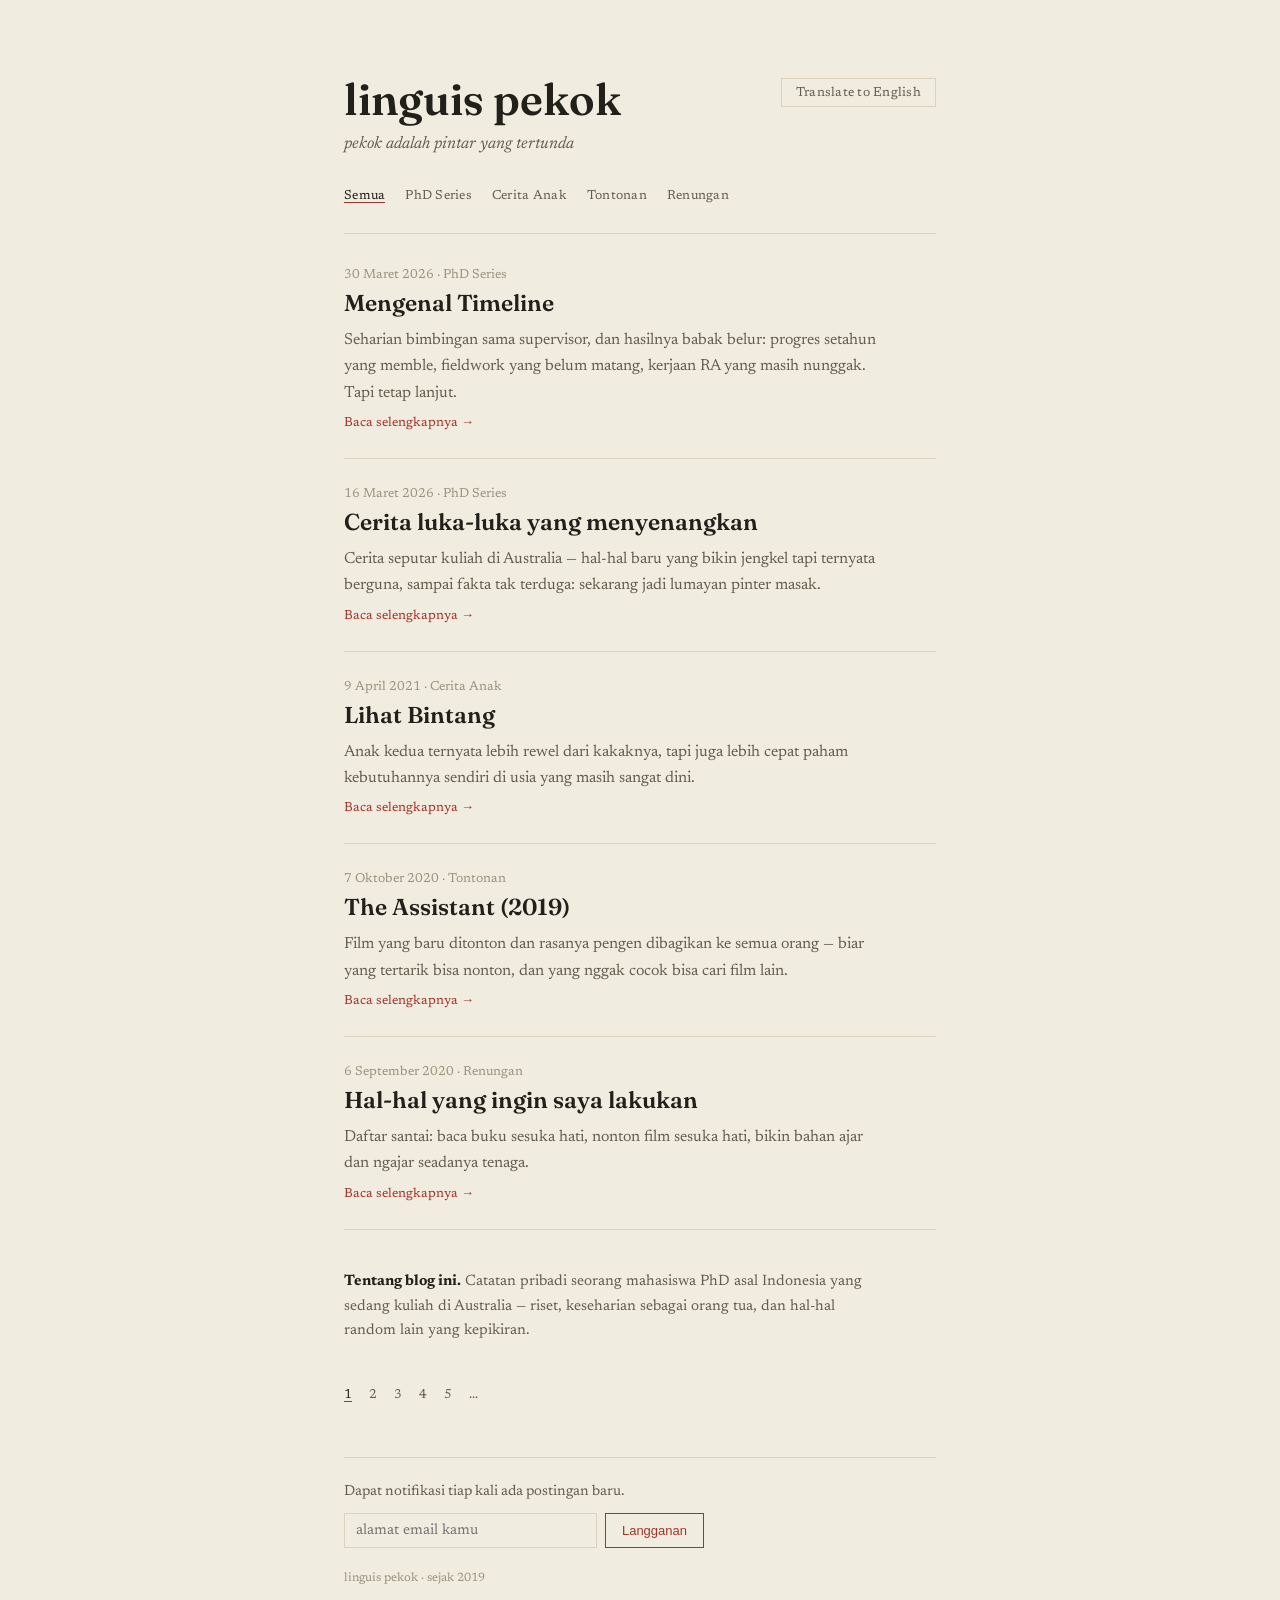
<file: index.html>
<!DOCTYPE html>
<html lang="id">
<head>
<meta charset="UTF-8">
<meta name="viewport" content="width=device-width, initial-scale=1.0">
<title>linguis pekok — pekok adalah pintar yang tertunda</title>
<link rel="icon" type="image/svg+xml" href="data:image/svg+xml,%3Csvg xmlns='http://www.w3.org/2000/svg' viewBox='0 0 64 64'%3E%3Crect width='64' height='64' fill='%23F1ECE0'/%3E%3Ctext x='32' y='42' font-family='Georgia, serif' font-size='34' font-weight='600' text-anchor='middle' fill='%2322201B'%3Elp%3C/text%3E%3Cpath d='M14 49 Q32 58 50 49' stroke='%23A4342A' stroke-width='3' fill='none' stroke-linecap='round'/%3E%3C/svg%3E">
<link rel="preconnect" href="https://fonts.googleapis.com">
<link rel="preconnect" href="https://fonts.gstatic.com" crossorigin>
<link href="https://fonts.googleapis.com/css2?family=Fraunces:ital,wght@0,500;0,600;1,500&family=Newsreader:ital,wght@0,400;0,500;1,400&display=swap" rel="stylesheet">
<link rel="stylesheet" href="style.css">
</head>
<body>
<div class="wrap">

  <header>
    <div>
      <h1 class="title">linguis pekok</h1>
      <p class="tagline" data-id="pekok adalah pintar yang tertunda" data-en="a fool is just genius, delayed">pekok adalah pintar yang tertunda</p>
    </div>
    <button id="lang-toggle" type="button" onclick="toggleLang()">EN ⇄ ID</button>
  </header>

  <nav>
    <a class="active" href="#" data-id="Semua" data-en="All">Semua</a>
    <a href="https://devplayfull.github.io/linguis-pekok/pg_phd/" data-id="PhD Series" data-en="PhD Series">PhD Series</a>
    <a href="https://devplayfull.github.io/linguis-pekok/pg_Parenting/" data-id="Cerita Anak" data-en="Parenting">Cerita Anak</a>
    <a href="#" data-id="Tontonan" data-en="Watching">Tontonan</a>
    <a href="#" data-id="Renungan" data-en="Reflections">Renungan</a>
  </nav>
  <hr>

  <div class="post">
    <span class="date" data-id="30 Maret 2026 · PhD Series" data-en="30 March 2026 · PhD Series">30 Maret 2026 · PhD Series</span>
    <h2 class="post-title"><a href="https://linguispekok.com/2026/03/30/phd-series-mengenal-timeline/" data-id="Mengenal Timeline" data-en="Getting to know the timeline">Mengenal Timeline</a></h2>
    <p class="excerpt" data-id="Seharian bimbingan sama supervisor, dan hasilnya babak belur: progres setahun yang memble, fieldwork yang belum matang, kerjaan RA yang masih nunggak. Tapi tetap lanjut." data-en="A full day of supervision meetings left me pretty beaten up: a weak year of progress, unready fieldwork, and unfinished RA work piling up. Still pushing on though.">Seharian bimbingan sama supervisor, dan hasilnya babak belur: progres setahun yang memble, fieldwork yang belum matang, kerjaan RA yang masih nunggak. Tapi tetap lanjut.</p>
    <a class="continue" href="https://devplayfull.github.io/linguis-pekok/30_March_2026/" data-id="Baca selengkapnya →" data-en="Read more →">Baca selengkapnya →</a>
  </div>

  <div class="post">
    <span class="date" data-id="16 Maret 2026 · PhD Series" data-en="16 March 2026 · PhD Series">16 Maret 2026 · PhD Series</span>
    <h2 class="post-title"><a href="https://linguispekok.com/2026/03/16/ph-d-series-cerita-luka-luka-yang-menyenangkan/" data-id="Cerita luka-luka yang menyenangkan" data-en="Stories of nice little wounds">Cerita luka-luka yang menyenangkan</a></h2>
    <p class="excerpt" data-id="Cerita seputar kuliah di Australia — hal-hal baru yang bikin jengkel tapi ternyata berguna, sampai fakta tak terduga: sekarang jadi lumayan pinter masak." data-en="Stories from studying in Australia — new things that were annoying at first but turned out useful, plus an unexpected upside: I've actually become a decent cook.">Cerita seputar kuliah di Australia — hal-hal baru yang bikin jengkel tapi ternyata berguna, sampai fakta tak terduga: sekarang jadi lumayan pinter masak.</p>
    <a class="continue" href="https://devplayfull.github.io/linguis-pekok/16_March_2026/" data-id="Baca selengkapnya →" data-en="Read more →">Baca selengkapnya →</a>
  </div>

  <div class="post">
    <span class="date" data-id="9 April 2021 · Cerita Anak" data-en="9 April 2021 · Parenting">9 April 2021 · Cerita Anak</span>
    <h2 class="post-title"><a href="https://linguispekok.com/2021/04/09/lihat-bintang/" data-id="Lihat Bintang" data-en="Looking at the stars">Lihat Bintang</a></h2>
    <p class="excerpt" data-id="Anak kedua ternyata lebih rewel dari kakaknya, tapi juga lebih cepat paham kebutuhannya sendiri di usia yang masih sangat dini." data-en="My second child turned out fussier than the first, but also picked up on his own needs much earlier in life.">Anak kedua ternyata lebih rewel dari kakaknya, tapi juga lebih cepat paham kebutuhannya sendiri di usia yang masih sangat dini.</p>
    <a class="continue" href="https://linguispekok.com/2021/04/09/lihat-bintang/" data-id="Baca selengkapnya →" data-en="Read more →">Baca selengkapnya →</a>
  </div>

  <div class="post">
    <span class="date" data-id="7 Oktober 2020 · Tontonan" data-en="7 October 2020 · Watching">7 Oktober 2020 · Tontonan</span>
    <h2 class="post-title"><a href="https://linguispekok.com/2020/10/07/the-assistant-2019/" data-id="The Assistant (2019)" data-en="The Assistant (2019)">The Assistant (2019)</a></h2>
    <p class="excerpt" data-id="Film yang baru ditonton dan rasanya pengen dibagikan ke semua orang — biar yang tertarik bisa nonton, dan yang nggak cocok bisa cari film lain." data-en="A film I just watched and really wanted to share — so anyone interested can check it out, and anyone who won't like it can skip straight to something else.">Film yang baru ditonton dan rasanya pengen dibagikan ke semua orang — biar yang tertarik bisa nonton, dan yang nggak cocok bisa cari film lain.</p>
    <a class="continue" href="https://linguispekok.com/2020/10/07/the-assistant-2019/" data-id="Baca selengkapnya →" data-en="Read more →">Baca selengkapnya →</a>
  </div>

  <div class="post">
    <span class="date" data-id="6 September 2020 · Renungan" data-en="6 September 2020 · Reflections">6 September 2020 · Renungan</span>
    <h2 class="post-title"><a href="https://linguispekok.com/2020/09/06/hal2-yg-ingin-saya-lakukan/" data-id="Hal-hal yang ingin saya lakukan" data-en="Things I want to do">Hal-hal yang ingin saya lakukan</a></h2>
    <p class="excerpt" data-id="Daftar santai: baca buku sesuka hati, nonton film sesuka hati, bikin bahan ajar dan ngajar seadanya tenaga." data-en="A relaxed list: read whatever books I feel like, watch whatever films I feel like, prep teaching materials and teach with whatever energy I've got left.">Daftar santai: baca buku sesuka hati, nonton film sesuka hati, bikin bahan ajar dan ngajar seadanya tenaga.</p>
    <a class="continue" href="https://linguispekok.com/2020/09/06/hal2-yg-ingin-saya-lakukan/" data-id="Baca selengkapnya →" data-en="Read more →">Baca selengkapnya →</a>
  </div>

  <div class="about">
    <p><strong data-id="Tentang blog ini." data-en="About this blog.">Tentang blog ini.</strong> <span data-id="Catatan pribadi seorang mahasiswa PhD asal Indonesia yang sedang kuliah di Australia — riset, keseharian sebagai orang tua, dan hal-hal random lain yang kepikiran." data-en="Personal notes from an Indonesian PhD student studying in Australia — research life, day-to-day parenting, and whatever else comes to mind.">Catatan pribadi seorang mahasiswa PhD asal Indonesia yang sedang kuliah di Australia — riset, keseharian sebagai orang tua, dan hal-hal random lain yang kepikiran.</span></p>
  </div>

  <div class="pagination">
    <a class="current" href="https://devplayfull.github.io/linguis-pekok/">1</a>
    <a href="https://devplayfull.github.io/linguis-pekok/pg_cs/">2</a>
    <a href="https://devplayfull.github.io/linguis-pekok/pg_cs/">3</a>
    <a href="https://devplayfull.github.io/linguis-pekok/pg_cs/">4</a>
    <a href="https://devplayfull.github.io/linguis-pekok/pg_cs/">5</a>
    <a href="https://devplayfull.github.io/linguis-pekok/pg_cs/">...</a>
  </div>

  <footer>
    <p data-id="Dapat notifikasi tiap kali ada postingan baru." data-en="Get notified whenever there's a new post.">Dapat notifikasi tiap kali ada postingan baru.</p>
    <div class="subscribe-row">
      <input type="email" data-id-placeholder="alamat email kamu" data-en-placeholder="your email address" placeholder="alamat email kamu">
      <button type="button" data-id="Langganan" data-en="Subscribe">Langganan</button>
    </div>
    <p class="foot-note" data-id="linguis pekok · sejak 2019" data-en="linguis pekok · since 2019">linguis pekok · sejak 2019</p>
  </footer>

</div>

<script src="script.js"></script>

</body>
</html>
</file>
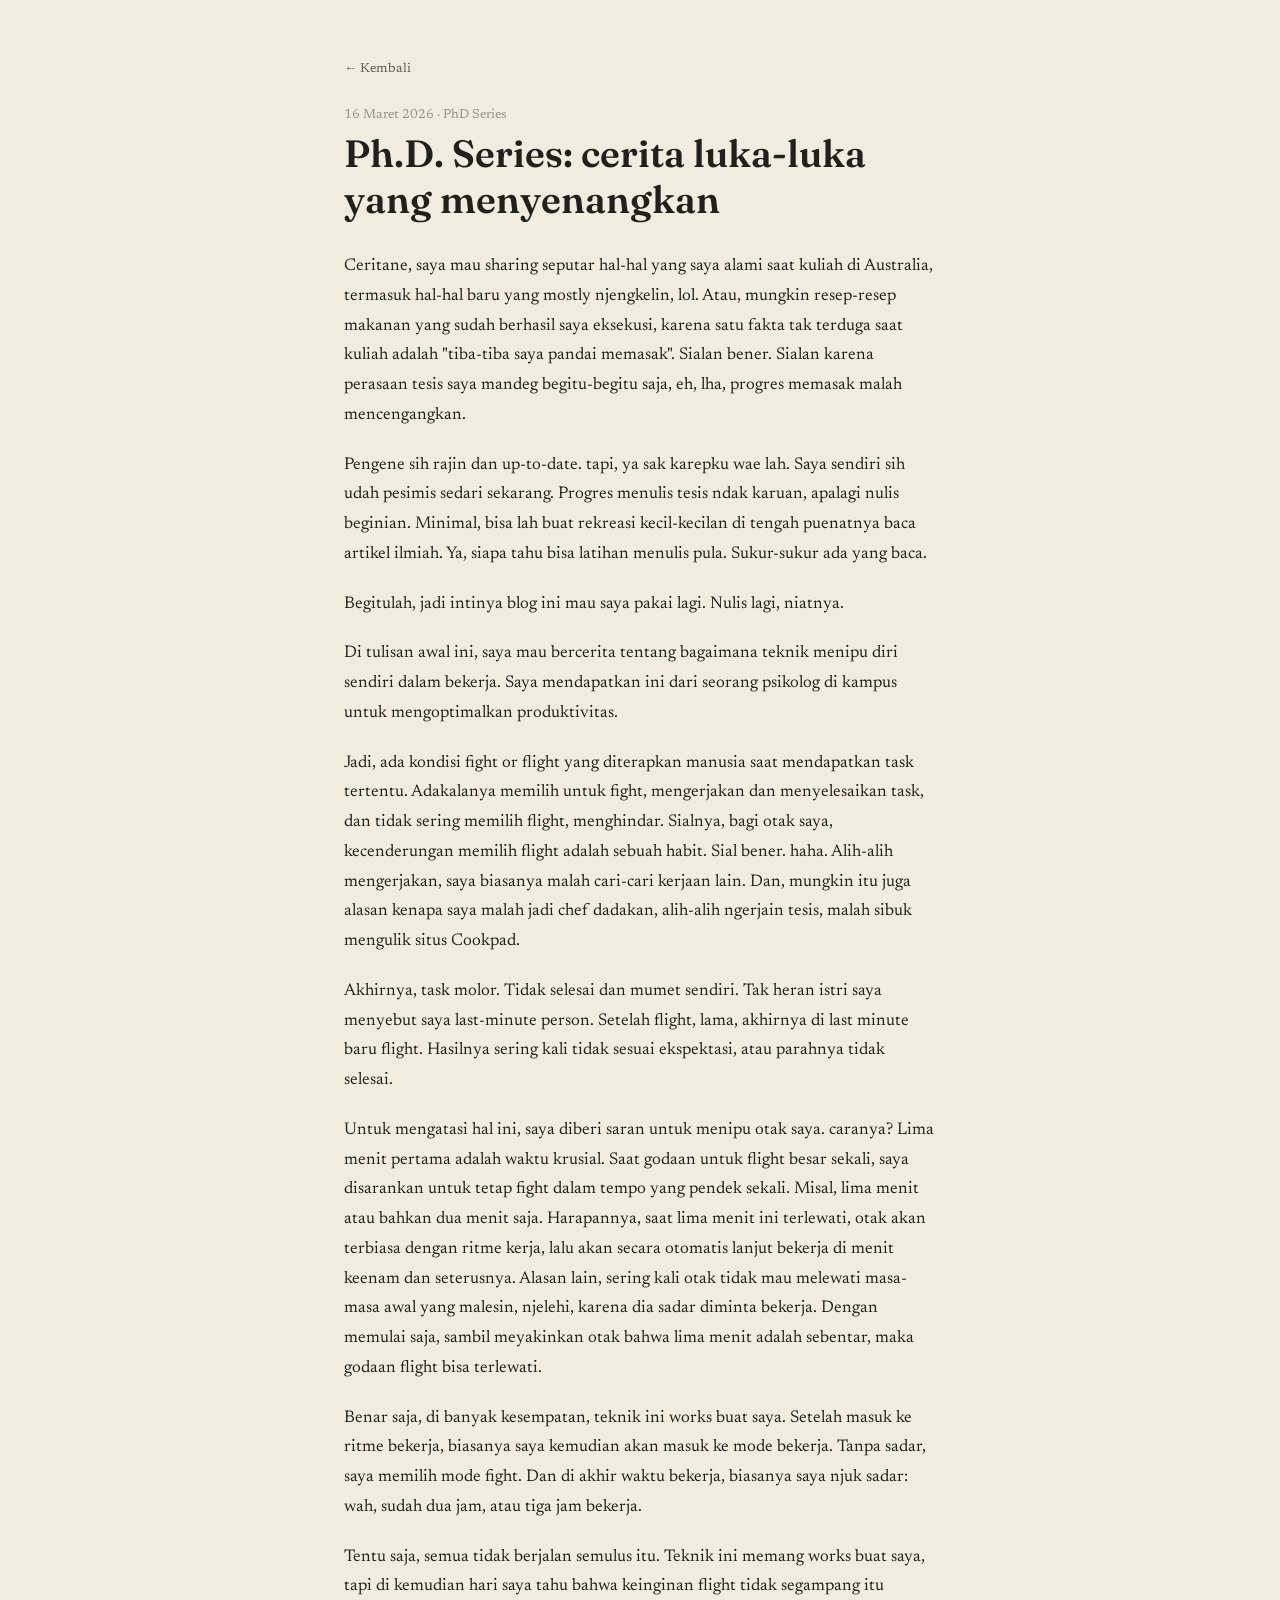
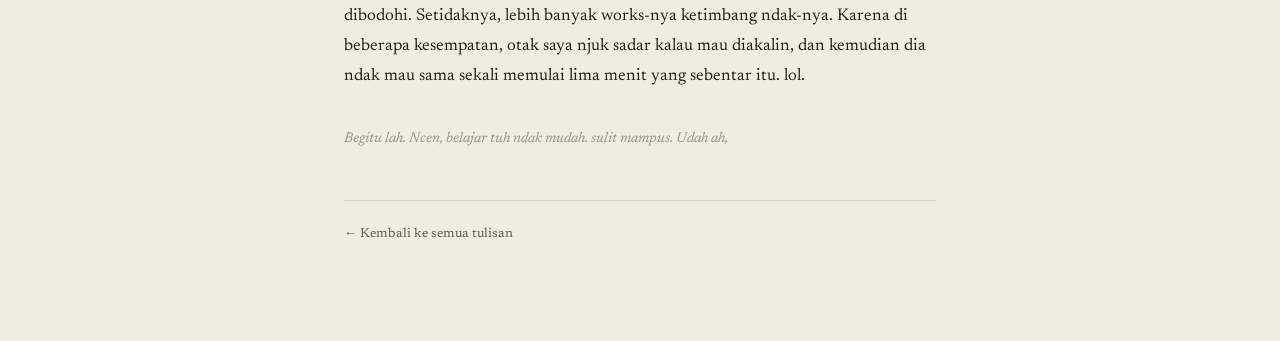
<file: 16_March_2026/index.html>
<!DOCTYPE html>
<html lang="id">
<head>
<meta charset="UTF-8">
<meta name="viewport" content="width=device-width, initial-scale=1.0">
<title>Ph.D. Series: cerita luka-luka yang menyenangkan — linguis pekok</title>
<link rel="icon" type="image/svg+xml" href="data:image/svg+xml,%3Csvg xmlns='http://www.w3.org/2000/svg' viewBox='0 0 64 64'%3E%3Crect width='64' height='64' fill='%23F1ECE0'/%3E%3Ctext x='32' y='42' font-family='Georgia, serif' font-size='34' font-weight='600' text-anchor='middle' fill='%2322201B'%3Elp%3C/text%3E%3Cpath d='M14 49 Q32 58 50 49' stroke='%23A4342A' stroke-width='3' fill='none' stroke-linecap='round'/%3E%3C/svg%3E">
<link rel="preconnect" href="https://fonts.googleapis.com">
<link rel="preconnect" href="https://fonts.gstatic.com" crossorigin>
<link href="https://fonts.googleapis.com/css2?family=Fraunces:ital,wght@0,500;0,600;1,500&family=Newsreader:ital,wght@0,400;0,500;1,400&display=swap" rel="stylesheet">
<link rel="stylesheet" href="post.css">
</head>
<body>
<div class="wrap">

  <a class="back" href="https://devplayfull.github.io/linguis-pekok/">← Kembali</a>

  <article>
    <span class="date">16 Maret 2026 · PhD Series</span>
    <h1 class="title">Ph.D. Series: cerita luka-luka yang menyenangkan</h1>

    <p>Ceritane, saya mau sharing seputar hal-hal yang saya alami saat kuliah di Australia, termasuk hal-hal baru yang mostly njengkelin, lol. Atau, mungkin resep-resep makanan yang sudah berhasil saya eksekusi, karena satu fakta tak terduga saat kuliah adalah "tiba-tiba saya pandai memasak". Sialan bener. Sialan karena perasaan tesis saya mandeg begitu-begitu saja, eh, lha, progres memasak malah mencengangkan.</p>

    <p>Pengene sih rajin dan up-to-date. tapi, ya sak karepku wae lah. Saya sendiri sih udah pesimis sedari sekarang. Progres menulis tesis ndak karuan, apalagi nulis beginian. Minimal, bisa lah buat rekreasi kecil-kecilan di tengah puenatnya baca artikel ilmiah. Ya, siapa tahu bisa latihan menulis pula. Sukur-sukur ada yang baca.</p>

    <p>Begitulah, jadi intinya blog ini mau saya pakai lagi. Nulis lagi, niatnya.</p>

    <p>Di tulisan awal ini, saya mau bercerita tentang bagaimana teknik menipu diri sendiri dalam bekerja. Saya mendapatkan ini dari seorang psikolog di kampus untuk mengoptimalkan produktivitas.</p>

    <p>Jadi, ada kondisi fight or flight yang diterapkan manusia saat mendapatkan task tertentu. Adakalanya memilih untuk fight, mengerjakan dan menyelesaikan task, dan tidak sering memilih flight, menghindar. Sialnya, bagi otak saya, kecenderungan memilih flight adalah sebuah habit. Sial bener. haha. Alih-alih mengerjakan, saya biasanya malah cari-cari kerjaan lain. Dan, mungkin itu juga alasan kenapa saya malah jadi chef dadakan, alih-alih ngerjain tesis, malah sibuk mengulik situs Cookpad.</p>

    <p>Akhirnya, task molor. Tidak selesai dan mumet sendiri. Tak heran istri saya menyebut saya last-minute person. Setelah flight, lama, akhirnya di last minute baru flight. Hasilnya sering kali tidak sesuai ekspektasi, atau parahnya tidak selesai.</p>

    <p>Untuk mengatasi hal ini, saya diberi saran untuk menipu otak saya. caranya? Lima menit pertama adalah waktu krusial. Saat godaan untuk flight besar sekali, saya disarankan untuk tetap fight dalam tempo yang pendek sekali. Misal, lima menit atau bahkan dua menit saja. Harapannya, saat lima menit ini terlewati, otak akan terbiasa dengan ritme kerja, lalu akan secara otomatis lanjut bekerja di menit keenam dan seterusnya. Alasan lain, sering kali otak tidak mau melewati masa-masa awal yang malesin, njelehi, karena dia sadar diminta bekerja. Dengan memulai saja, sambil meyakinkan otak bahwa lima menit adalah sebentar, maka godaan flight bisa terlewati.</p>

    <p>Benar saja, di banyak kesempatan, teknik ini works buat saya. Setelah masuk ke ritme bekerja, biasanya saya kemudian akan masuk ke mode bekerja. Tanpa sadar, saya memilih mode fight. Dan di akhir waktu bekerja, biasanya saya njuk sadar: wah, sudah dua jam, atau tiga jam bekerja.</p>

    <p>Tentu saja, semua tidak berjalan semulus itu. Teknik ini memang works buat saya, tapi di kemudian hari saya tahu bahwa keinginan flight tidak segampang itu dibodohi. Setidaknya, lebih banyak works-nya ketimbang ndak-nya. Karena di beberapa kesempatan, otak saya njuk sadar kalau mau diakalin, dan kemudian dia ndak mau sama sekali memulai lima menit yang sebentar itu. lol.</p>

    <p class="closing">Begitu lah. Ncen, belajar tuh ndak mudah. sulit mampus. Udah ah,</p>
  </article>

  <a class="back bottom" href="index.html">← Kembali ke semua tulisan</a>
</div>
</body>
</html>
</file>
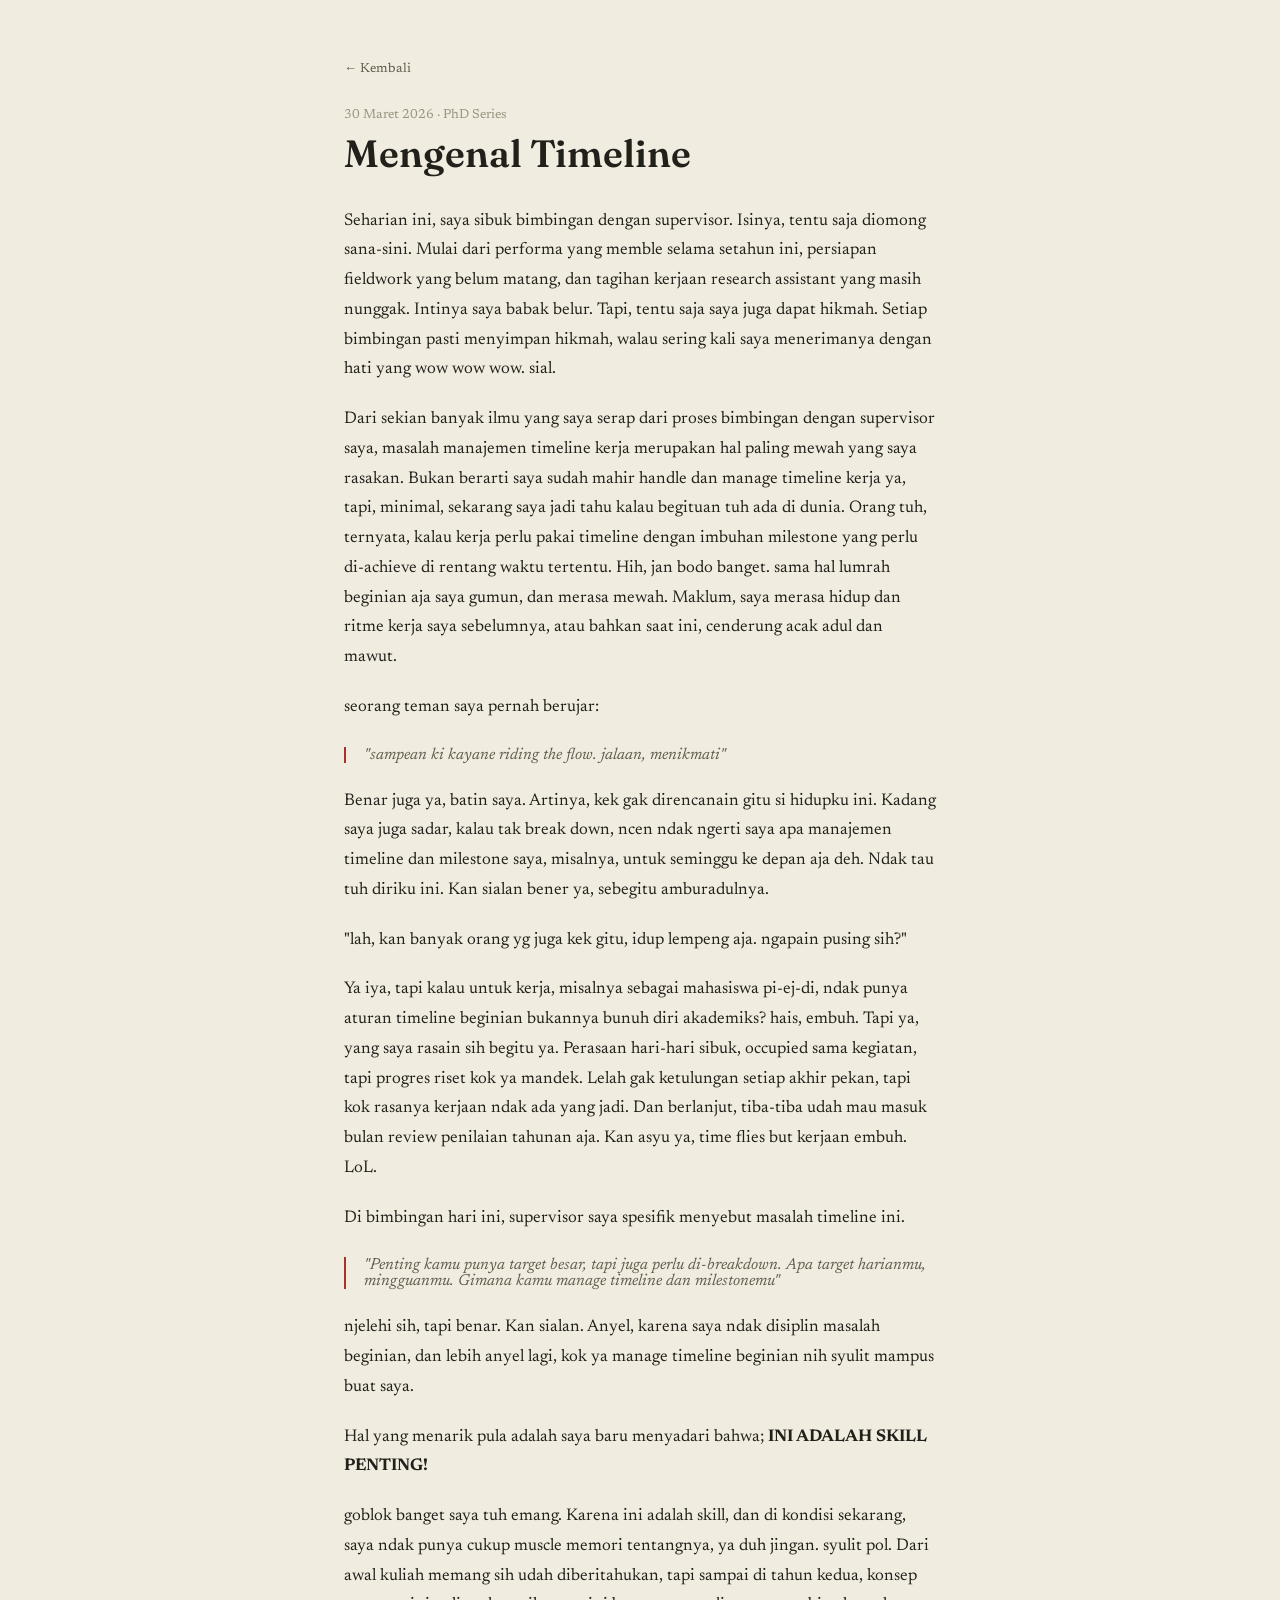
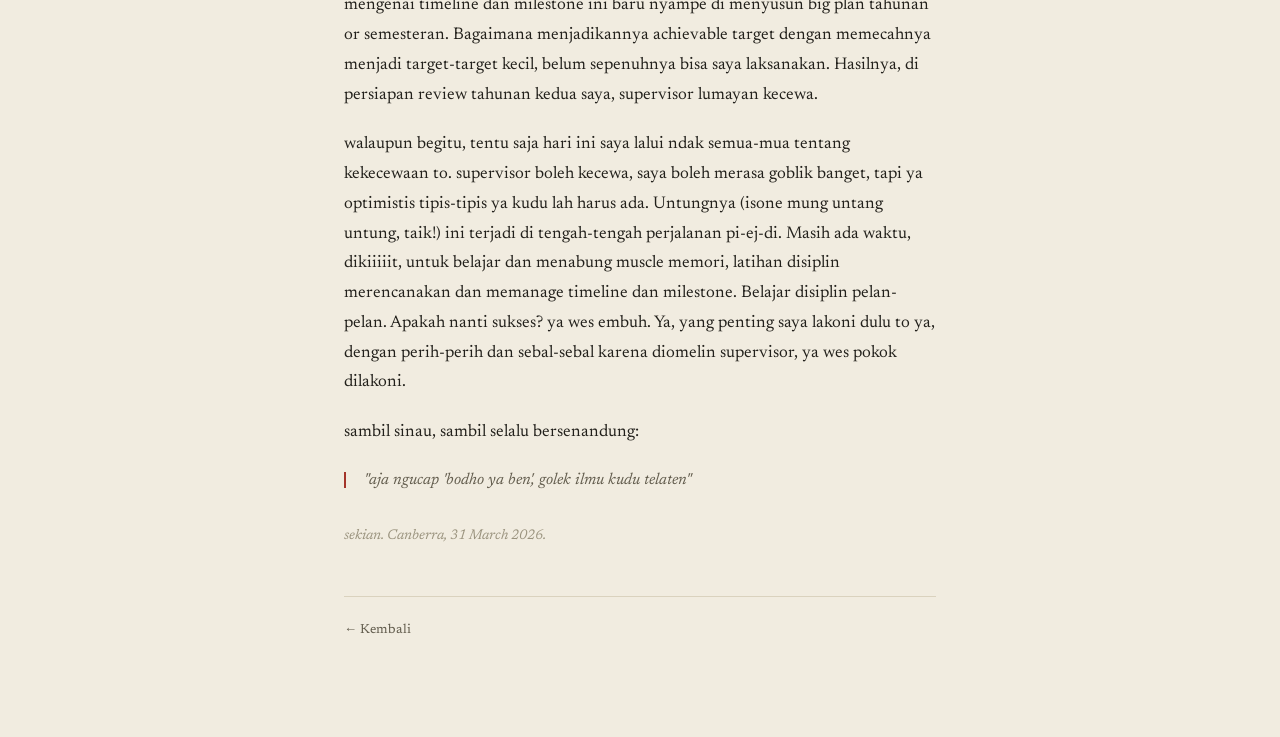
<file: 30_March_2026/index.html>
<!DOCTYPE html>
<html lang="id">
<head>
<meta charset="UTF-8">
<meta name="viewport" content="width=device-width, initial-scale=1.0">
<title>Mengenal Timeline — linguis pekok</title>
<link rel="icon" type="image/svg+xml" href="data:image/svg+xml,%3Csvg xmlns='http://www.w3.org/2000/svg' viewBox='0 0 64 64'%3E%3Crect width='64' height='64' fill='%23F1ECE0'/%3E%3Ctext x='32' y='42' font-family='Georgia, serif' font-size='34' font-weight='600' text-anchor='middle' fill='%2322201B'%3Elp%3C/text%3E%3Cpath d='M14 49 Q32 58 50 49' stroke='%23A4342A' stroke-width='3' fill='none' stroke-linecap='round'/%3E%3C/svg%3E">
<link rel="preconnect" href="https://fonts.googleapis.com">
<link rel="preconnect" href="https://fonts.gstatic.com" crossorigin>
<link href="https://fonts.googleapis.com/css2?family=Fraunces:ital,wght@0,500;0,600;1,500&family=Newsreader:ital,wght@0,400;0,500;1,400&display=swap" rel="stylesheet">
<link rel="stylesheet" href="post.css">
</head>
<body>
<div class="wrap">

  <a class="back" href="https://devplayfull.github.io/linguis-pekok/">← Kembali</a>

  <article>
    <span class="date">30 Maret 2026 · PhD Series</span>
    <h1 class="title">Mengenal Timeline</h1>

    <p>Seharian ini, saya sibuk bimbingan dengan supervisor. Isinya, tentu saja diomong sana-sini. Mulai dari performa yang memble selama setahun ini, persiapan fieldwork yang belum matang, dan tagihan kerjaan research assistant yang masih nunggak. Intinya saya babak belur. Tapi, tentu saja saya juga dapat hikmah. Setiap bimbingan pasti menyimpan hikmah, walau sering kali saya menerimanya dengan hati yang wow wow wow. sial.</p>

    <p>Dari sekian banyak ilmu yang saya serap dari proses bimbingan dengan supervisor saya, masalah manajemen timeline kerja merupakan hal paling mewah yang saya rasakan. Bukan berarti saya sudah mahir handle dan manage timeline kerja ya, tapi, minimal, sekarang saya jadi tahu kalau begituan tuh ada di dunia. Orang tuh, ternyata, kalau kerja perlu pakai timeline dengan imbuhan milestone yang perlu di-achieve di rentang waktu tertentu. Hih, jan bodo banget. sama hal lumrah beginian aja saya gumun, dan merasa mewah. Maklum, saya merasa hidup dan ritme kerja saya sebelumnya, atau bahkan saat ini, cenderung acak adul dan mawut.</p>

    <p>seorang teman saya pernah berujar:</p>

    <blockquote>"sampean ki kayane riding the flow. jalaan, menikmati"</blockquote>

    <p>Benar juga ya, batin saya. Artinya, kek gak direncanain gitu si hidupku ini. Kadang saya juga sadar, kalau tak break down, ncen ndak ngerti saya apa manajemen timeline dan milestone saya, misalnya, untuk seminggu ke depan aja deh. Ndak tau tuh diriku ini. Kan sialan bener ya, sebegitu amburadulnya.</p>

    <p>"lah, kan banyak orang yg juga kek gitu, idup lempeng aja. ngapain pusing sih?"</p>

    <p>Ya iya, tapi kalau untuk kerja, misalnya sebagai mahasiswa pi-ej-di, ndak punya aturan timeline beginian bukannya bunuh diri akademiks? hais, embuh. Tapi ya, yang saya rasain sih begitu ya. Perasaan hari-hari sibuk, occupied sama kegiatan, tapi progres riset kok ya mandek. Lelah gak ketulungan setiap akhir pekan, tapi kok rasanya kerjaan ndak ada yang jadi. Dan berlanjut, tiba-tiba udah mau masuk bulan review penilaian tahunan aja. Kan asyu ya, time flies but kerjaan embuh. LoL.</p>

    <p>Di bimbingan hari ini, supervisor saya spesifik menyebut masalah timeline ini.</p>

    <blockquote>"Penting kamu punya target besar, tapi juga perlu di-breakdown. Apa target harianmu, mingguanmu. Gimana kamu manage timeline dan milestonemu"</blockquote>

    <p>njelehi sih, tapi benar. Kan sialan. Anyel, karena saya ndak disiplin masalah beginian, dan lebih anyel lagi, kok ya manage timeline beginian nih syulit mampus buat saya.</p>

    <p>Hal yang menarik pula adalah saya baru menyadari bahwa; <strong>INI ADALAH SKILL PENTING!</strong></p>

    <p>goblok banget saya tuh emang. Karena ini adalah skill, dan di kondisi sekarang, saya ndak punya cukup muscle memori tentangnya, ya duh jingan. syulit pol. Dari awal kuliah memang sih udah diberitahukan, tapi sampai di tahun kedua, konsep mengenai timeline dan milestone ini baru nyampe di menyusun big plan tahunan or semesteran. Bagaimana menjadikannya achievable target dengan memecahnya menjadi target-target kecil, belum sepenuhnya bisa saya laksanakan. Hasilnya, di persiapan review tahunan kedua saya, supervisor lumayan kecewa.</p>

    <p>walaupun begitu, tentu saja hari ini saya lalui ndak semua-mua tentang kekecewaan to. supervisor boleh kecewa, saya boleh merasa goblik banget, tapi ya optimistis tipis-tipis ya kudu lah harus ada. Untungnya (isone mung untang untung, taik!) ini terjadi di tengah-tengah perjalanan pi-ej-di. Masih ada waktu, dikiiiiit, untuk belajar dan menabung muscle memori, latihan disiplin merencanakan dan memanage timeline dan milestone. Belajar disiplin pelan-pelan. Apakah nanti sukses? ya wes embuh. Ya, yang penting saya lakoni dulu to ya, dengan perih-perih dan sebal-sebal karena diomelin supervisor, ya wes pokok dilakoni.</p>

    <p>sambil sinau, sambil selalu bersenandung:</p>

    <blockquote>"aja ngucap 'bodho ya ben', golek ilmu kudu telaten"</blockquote>

    <p class="closing">sekian. Canberra, 31 March 2026.</p>
  </article>

  <a class="back bottom" href="https://devplayfull.github.io/linguis-pekok/">← Kembali</a>
</div>
</body>
</html>
</file>
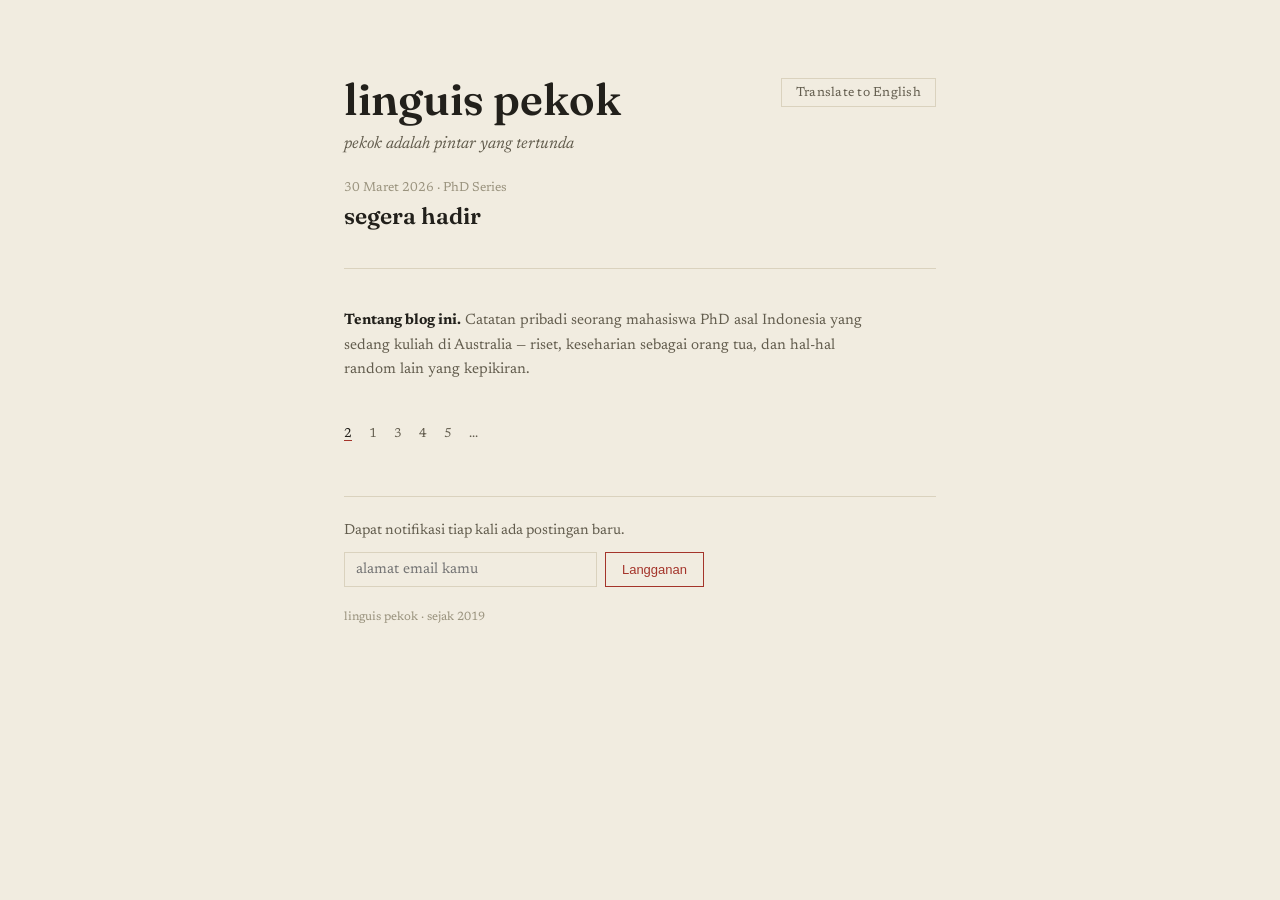
<file: pg_cs/index.html>
<!DOCTYPE html>
<html lang="id">
<head>
<meta charset="UTF-8">
<meta name="viewport" content="width=device-width, initial-scale=1.0">
<title>linguis pekok — pekok adalah pintar yang tertunda</title>
<link rel="icon" type="image/svg+xml" href="data:image/svg+xml,%3Csvg xmlns='http://www.w3.org/2000/svg' viewBox='0 0 64 64'%3E%3Crect width='64' height='64' fill='%23F1ECE0'/%3E%3Ctext x='32' y='42' font-family='Georgia, serif' font-size='34' font-weight='600' text-anchor='middle' fill='%2322201B'%3Elp%3C/text%3E%3Cpath d='M14 49 Q32 58 50 49' stroke='%23A4342A' stroke-width='3' fill='none' stroke-linecap='round'/%3E%3C/svg%3E">
<link rel="preconnect" href="https://fonts.googleapis.com">
<link rel="preconnect" href="https://fonts.gstatic.com" crossorigin>
<link href="https://fonts.googleapis.com/css2?family=Fraunces:ital,wght@0,500;0,600;1,500&family=Newsreader:ital,wght@0,400;0,500;1,400&display=swap" rel="stylesheet">
<link rel="stylesheet" href="style.css">
</head>
<body>
<div class="wrap">

  <header>
    <div>
      <h1 class="title">linguis pekok</h1>
      <p class="tagline" data-id="pekok adalah pintar yang tertunda" data-en="a fool is just genius, delayed">pekok adalah pintar yang tertunda</p>
    </div>
    <button id="lang-toggle" type="button" onclick="toggleLang()">EN ⇄ ID</button>
  </header>

  <div class="post">
    <span class="date" data-id="30 Maret 2026 · PhD Series" data-en="30 March 2026 · PhD Series">30 Maret 2026 · PhD Series</span>
    <h2 class="post-title"><a href="#" data-id="segera hadir" data-en="Coming soon">segera hadir</a></h2>
  </div>



  <div class="about">
    <p><strong data-id="Tentang blog ini." data-en="About this blog.">Tentang blog ini.</strong> <span data-id="Catatan pribadi seorang mahasiswa PhD asal Indonesia yang sedang kuliah di Australia — riset, keseharian sebagai orang tua, dan hal-hal random lain yang kepikiran." data-en="Personal notes from an Indonesian PhD student studying in Australia — research life, day-to-day parenting, and whatever else comes to mind.">Catatan pribadi seorang mahasiswa PhD asal Indonesia yang sedang kuliah di Australia — riset, keseharian sebagai orang tua, dan hal-hal random lain yang kepikiran.</span></p>
  </div>

  <div class="pagination">
    <a class="current" href="https://devplayfull.github.io/linguis-pekok/pg_cs/">2</a>
    <a href="https://devplayfull.github.io/linguis-pekok/">1</a>
    <a href="https://devplayfull.github.io/linguis-pekok/pg_cs/">3</a>
    <a href="https://devplayfull.github.io/linguis-pekok/pg_cs/">4</a>
    <a href="https://devplayfull.github.io/linguis-pekok/pg_cs/">5</a>
    <a href="https://devplayfull.github.io/linguis-pekok/pg_cs/">...</a>
  </div>

  <footer>
    <p data-id="Dapat notifikasi tiap kali ada postingan baru." data-en="Get notified whenever there's a new post.">Dapat notifikasi tiap kali ada postingan baru.</p>
    <div class="subscribe-row">
      <input type="email" data-id-placeholder="alamat email kamu" data-en-placeholder="your email address" placeholder="alamat email kamu">
      <button type="button" data-id="Langganan" data-en="Subscribe">Langganan</button>
    </div>
    <p class="foot-note" data-id="linguis pekok · sejak 2019" data-en="linguis pekok · since 2019">linguis pekok · sejak 2019</p>
  </footer>

</div>

<script src="script.js"></script>

</body>
</html>
</file>
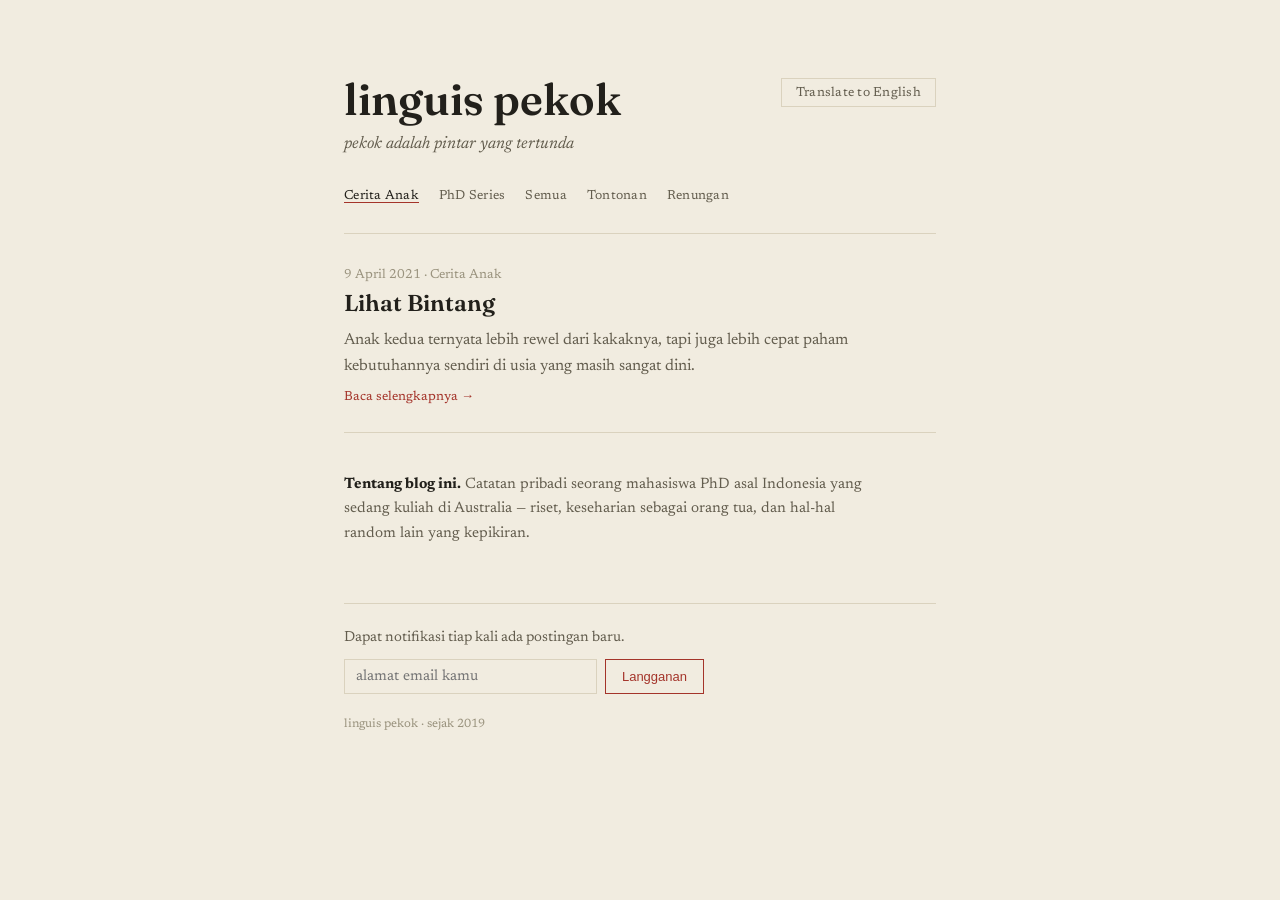
<file: pg_Parenting/index.html>
<!DOCTYPE html>
<html lang="id">
<head>
<meta charset="UTF-8">
<meta name="viewport" content="width=device-width, initial-scale=1.0">
<title>linguis pekok — pekok adalah pintar yang tertunda</title>
<link rel="icon" type="image/svg+xml" href="data:image/svg+xml,%3Csvg xmlns='http://www.w3.org/2000/svg' viewBox='0 0 64 64'%3E%3Crect width='64' height='64' fill='%23F1ECE0'/%3E%3Ctext x='32' y='42' font-family='Georgia, serif' font-size='34' font-weight='600' text-anchor='middle' fill='%2322201B'%3Elp%3C/text%3E%3Cpath d='M14 49 Q32 58 50 49' stroke='%23A4342A' stroke-width='3' fill='none' stroke-linecap='round'/%3E%3C/svg%3E">
<link rel="preconnect" href="https://fonts.googleapis.com">
<link rel="preconnect" href="https://fonts.gstatic.com" crossorigin>
<link href="https://fonts.googleapis.com/css2?family=Fraunces:ital,wght@0,500;0,600;1,500&family=Newsreader:ital,wght@0,400;0,500;1,400&display=swap" rel="stylesheet">
<link rel="stylesheet" href="style.css">
</head>
<body>
<div class="wrap">

  <header>
    <div>
      <h1 class="title">linguis pekok</h1>
      <p class="tagline" data-id="pekok adalah pintar yang tertunda" data-en="a fool is just genius, delayed">pekok adalah pintar yang tertunda</p>
    </div>
    <button id="lang-toggle" type="button" onclick="toggleLang()">EN ⇄ ID</button>
  </header>

  <nav>
    <a class="active" href="https://devplayfull.github.io/linguis-pekok/pg_Parenting" data-id="Cerita Anak" data-en="Parenting">Cerita Anak</a>
    <a href="https://devplayfull.github.io/linguis-pekok/pg_phd" data-id="PhD Series" data-en="PhD Series">PhD Series</a>
    <a href="https://devplayfull.github.io/linguis-pekok/" data-id="Semua" data-en="All">Semua</a>
    <a href="#" data-id="Tontonan" data-en="Watching">Tontonan</a>
    <a href="#" data-id="Renungan" data-en="Reflections">Renungan</a>
  </nav>
  <hr>

  <div class="post">
    <span class="date" data-id="9 April 2021 · Cerita Anak" data-en="9 April 2021 · Parenting">9 April 2021 · Cerita Anak</span>
    <h2 class="post-title"><a href="https://linguispekok.com/2021/04/09/lihat-bintang/" data-id="Lihat Bintang" data-en="Looking at the stars">Lihat Bintang</a></h2>
    <p class="excerpt" data-id="Anak kedua ternyata lebih rewel dari kakaknya, tapi juga lebih cepat paham kebutuhannya sendiri di usia yang masih sangat dini." data-en="My second child turned out fussier than the first, but also picked up on his own needs much earlier in life.">Anak kedua ternyata lebih rewel dari kakaknya, tapi juga lebih cepat paham kebutuhannya sendiri di usia yang masih sangat dini.</p>
    <a class="continue" href="https://linguispekok.com/2021/04/09/lihat-bintang/" data-id="Baca selengkapnya →" data-en="Read more →">Baca selengkapnya →</a>
  </div>

  <div class="about">
    <p><strong data-id="Tentang blog ini." data-en="About this blog.">Tentang blog ini.</strong> <span data-id="Catatan pribadi seorang mahasiswa PhD asal Indonesia yang sedang kuliah di Australia — riset, keseharian sebagai orang tua, dan hal-hal random lain yang kepikiran." data-en="Personal notes from an Indonesian PhD student studying in Australia — research life, day-to-day parenting, and whatever else comes to mind.">Catatan pribadi seorang mahasiswa PhD asal Indonesia yang sedang kuliah di Australia — riset, keseharian sebagai orang tua, dan hal-hal random lain yang kepikiran.</span></p>
  </div>

  <footer>
    <p data-id="Dapat notifikasi tiap kali ada postingan baru." data-en="Get notified whenever there's a new post.">Dapat notifikasi tiap kali ada postingan baru.</p>
    <div class="subscribe-row">
      <input type="email" data-id-placeholder="alamat email kamu" data-en-placeholder="your email address" placeholder="alamat email kamu">
      <button type="button" data-id="Langganan" data-en="Subscribe">Langganan</button>
    </div>
    <p class="foot-note" data-id="linguis pekok · sejak 2019" data-en="linguis pekok · since 2019">linguis pekok · sejak 2019</p>
  </footer>

</div>

<script src="script.js"></script>

</body>
</html>
</file>
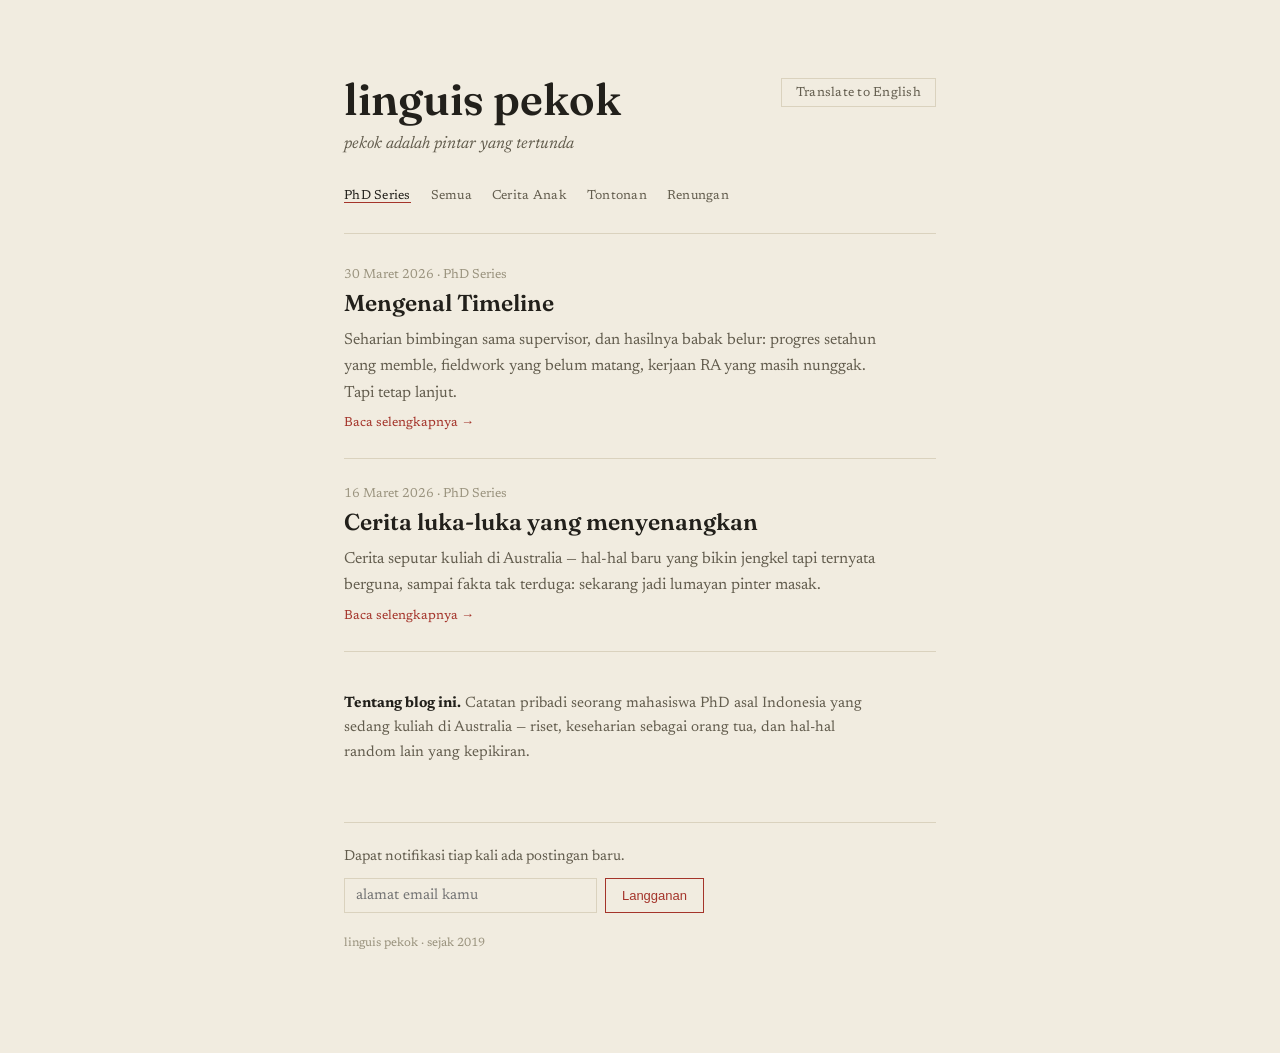
<file: pg_phd/index.html>
<!DOCTYPE html>
<html lang="id">
<head>
<meta charset="UTF-8">
<meta name="viewport" content="width=device-width, initial-scale=1.0">
<title>linguis pekok — pekok adalah pintar yang tertunda</title>
<link rel="icon" type="image/svg+xml" href="data:image/svg+xml,%3Csvg xmlns='http://www.w3.org/2000/svg' viewBox='0 0 64 64'%3E%3Crect width='64' height='64' fill='%23F1ECE0'/%3E%3Ctext x='32' y='42' font-family='Georgia, serif' font-size='34' font-weight='600' text-anchor='middle' fill='%2322201B'%3Elp%3C/text%3E%3Cpath d='M14 49 Q32 58 50 49' stroke='%23A4342A' stroke-width='3' fill='none' stroke-linecap='round'/%3E%3C/svg%3E">
<link rel="preconnect" href="https://fonts.googleapis.com">
<link rel="preconnect" href="https://fonts.gstatic.com" crossorigin>
<link href="https://fonts.googleapis.com/css2?family=Fraunces:ital,wght@0,500;0,600;1,500&family=Newsreader:ital,wght@0,400;0,500;1,400&display=swap" rel="stylesheet">
<link rel="stylesheet" href="style.css">
</head>
<body>
<div class="wrap">

  <header>
    <div>
      <h1 class="title">linguis pekok</h1>
      <p class="tagline" data-id="pekok adalah pintar yang tertunda" data-en="a fool is just genius, delayed">pekok adalah pintar yang tertunda</p>
    </div>
    <button id="lang-toggle" type="button" onclick="toggleLang()">EN ⇄ ID</button>
  </header>

  <nav>
    <a class="active" href="#" data-id="PhD Series" data-en="PhD Series">PhD Series</a> 
    <a href="https://devplayfull.github.io/linguis-pekok/" data-id="Semua" data-en="All">Semua</a>
    <a href="https://devplayfull.github.io/linguis-pekok/pg_Parenting/" data-id="Cerita Anak" data-en="Parenting">Cerita Anak</a>
    <a href="#" data-id="Tontonan" data-en="Watching">Tontonan</a>
    <a href="#" data-id="Renungan" data-en="Reflections">Renungan</a>
  </nav>
  <hr>

  <div class="post">
    <span class="date" data-id="30 Maret 2026 · PhD Series" data-en="30 March 2026 · PhD Series">30 Maret 2026 · PhD Series</span>
    <h2 class="post-title"><a href="https://linguispekok.com/2026/03/30/phd-series-mengenal-timeline/" data-id="Mengenal Timeline" data-en="Getting to know the timeline">Mengenal Timeline</a></h2>
    <p class="excerpt" data-id="Seharian bimbingan sama supervisor, dan hasilnya babak belur: progres setahun yang memble, fieldwork yang belum matang, kerjaan RA yang masih nunggak. Tapi tetap lanjut." data-en="A full day of supervision meetings left me pretty beaten up: a weak year of progress, unready fieldwork, and unfinished RA work piling up. Still pushing on though.">Seharian bimbingan sama supervisor, dan hasilnya babak belur: progres setahun yang memble, fieldwork yang belum matang, kerjaan RA yang masih nunggak. Tapi tetap lanjut.</p>
    <a class="continue" href="https://devplayfull.github.io/linguis-pekok/30_March_2026/" data-id="Baca selengkapnya →" data-en="Read more →">Baca selengkapnya →</a>
  </div>

  <div class="post">
    <span class="date" data-id="16 Maret 2026 · PhD Series" data-en="16 March 2026 · PhD Series">16 Maret 2026 · PhD Series</span>
    <h2 class="post-title"><a href="https://linguispekok.com/2026/03/16/ph-d-series-cerita-luka-luka-yang-menyenangkan/" data-id="Cerita luka-luka yang menyenangkan" data-en="Stories of nice little wounds">Cerita luka-luka yang menyenangkan</a></h2>
    <p class="excerpt" data-id="Cerita seputar kuliah di Australia — hal-hal baru yang bikin jengkel tapi ternyata berguna, sampai fakta tak terduga: sekarang jadi lumayan pinter masak." data-en="Stories from studying in Australia — new things that were annoying at first but turned out useful, plus an unexpected upside: I've actually become a decent cook.">Cerita seputar kuliah di Australia — hal-hal baru yang bikin jengkel tapi ternyata berguna, sampai fakta tak terduga: sekarang jadi lumayan pinter masak.</p>
    <a class="continue" href="https://devplayfull.github.io/linguis-pekok/16_March_2026/" data-id="Baca selengkapnya →" data-en="Read more →">Baca selengkapnya →</a>
  </div>

 

  <div class="about">
    <p><strong data-id="Tentang blog ini." data-en="About this blog.">Tentang blog ini.</strong> <span data-id="Catatan pribadi seorang mahasiswa PhD asal Indonesia yang sedang kuliah di Australia — riset, keseharian sebagai orang tua, dan hal-hal random lain yang kepikiran." data-en="Personal notes from an Indonesian PhD student studying in Australia — research life, day-to-day parenting, and whatever else comes to mind.">Catatan pribadi seorang mahasiswa PhD asal Indonesia yang sedang kuliah di Australia — riset, keseharian sebagai orang tua, dan hal-hal random lain yang kepikiran.</span></p>
  </div>

  <footer>
    <p data-id="Dapat notifikasi tiap kali ada postingan baru." data-en="Get notified whenever there's a new post.">Dapat notifikasi tiap kali ada postingan baru.</p>
    <div class="subscribe-row">
      <input type="email" data-id-placeholder="alamat email kamu" data-en-placeholder="your email address" placeholder="alamat email kamu">
      <button type="button" data-id="Langganan" data-en="Subscribe">Langganan</button>
    </div>
    <p class="foot-note" data-id="linguis pekok · sejak 2019" data-en="linguis pekok · since 2019">linguis pekok · sejak 2019</p>
  </footer>

</div>

<script src="script.js"></script>

</body>
</html>
</file>
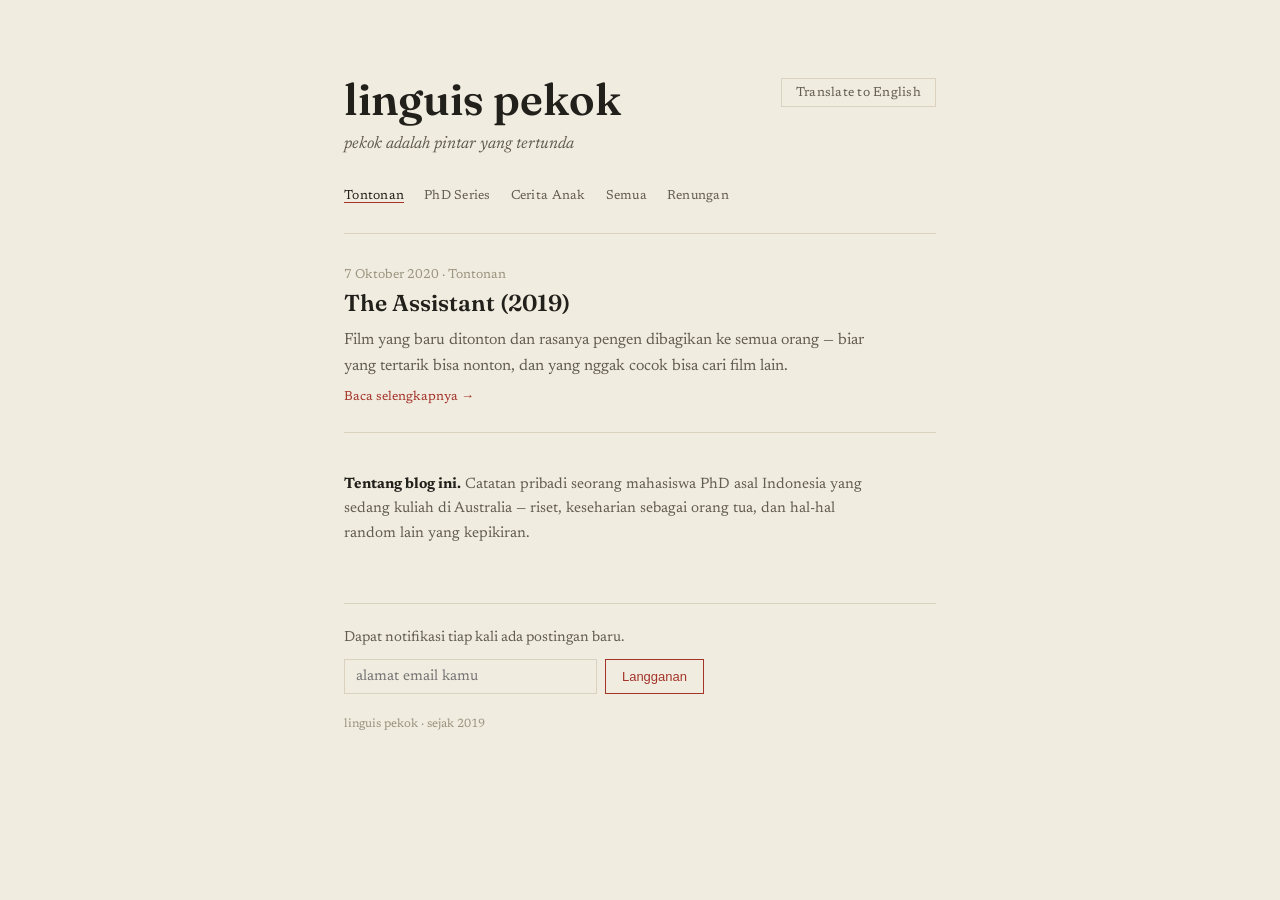
<file: pg_Watching/index.html>
<!DOCTYPE html>
<html lang="id">
<head>
<meta charset="UTF-8">
<meta name="viewport" content="width=device-width, initial-scale=1.0">
<title>linguis pekok — pekok adalah pintar yang tertunda</title>
<link rel="icon" type="image/svg+xml" href="data:image/svg+xml,%3Csvg xmlns='http://www.w3.org/2000/svg' viewBox='0 0 64 64'%3E%3Crect width='64' height='64' fill='%23F1ECE0'/%3E%3Ctext x='32' y='42' font-family='Georgia, serif' font-size='34' font-weight='600' text-anchor='middle' fill='%2322201B'%3Elp%3C/text%3E%3Cpath d='M14 49 Q32 58 50 49' stroke='%23A4342A' stroke-width='3' fill='none' stroke-linecap='round'/%3E%3C/svg%3E">
<link rel="preconnect" href="https://fonts.googleapis.com">
<link rel="preconnect" href="https://fonts.gstatic.com" crossorigin>
<link href="https://fonts.googleapis.com/css2?family=Fraunces:ital,wght@0,500;0,600;1,500&family=Newsreader:ital,wght@0,400;0,500;1,400&display=swap" rel="stylesheet">
<link rel="stylesheet" href="style.css">
</head>
<body>
<div class="wrap">

  <header>
    <div>
      <h1 class="title">linguis pekok</h1>
      <p class="tagline" data-id="pekok adalah pintar yang tertunda" data-en="a fool is just genius, delayed">pekok adalah pintar yang tertunda</p>
    </div>
    <button id="lang-toggle" type="button" onclick="toggleLang()">EN ⇄ ID</button>
  </header>

  <nav>
    <a class="active" href="https://devplayfull.github.io/linguis-pekok/pg_Watching/" data-id="Tontonan" data-en="Watching">Tontonan</a>
    <a href="https://devplayfull.github.io/linguis-pekok/pg_phd/" data-id="PhD Series" data-en="PhD Series">PhD Series</a>
    <a href="https://devplayfull.github.io/linguis-pekok/pg_Parenting/" data-id="Cerita Anak" data-en="Parenting">Cerita Anak</a>
    <a href="https://devplayfull.github.io/linguis-pekok/" data-id="Semua" data-en="All">Semua</a>
    <a href="#" data-id="Renungan" data-en="Reflections">Renungan</a>
  </nav>
  <hr>


  <div class="post">
    <span class="date" data-id="7 Oktober 2020 · Tontonan" data-en="7 October 2020 · Watching">7 Oktober 2020 · Tontonan</span>
    <h2 class="post-title"><a href="https://linguispekok.com/2020/10/07/the-assistant-2019/" data-id="The Assistant (2019)" data-en="The Assistant (2019)">The Assistant (2019)</a></h2>
    <p class="excerpt" data-id="Film yang baru ditonton dan rasanya pengen dibagikan ke semua orang — biar yang tertarik bisa nonton, dan yang nggak cocok bisa cari film lain." data-en="A film I just watched and really wanted to share — so anyone interested can check it out, and anyone who won't like it can skip straight to something else.">Film yang baru ditonton dan rasanya pengen dibagikan ke semua orang — biar yang tertarik bisa nonton, dan yang nggak cocok bisa cari film lain.</p>
    <a class="continue" href="https://linguispekok.com/2020/10/07/the-assistant-2019/" data-id="Baca selengkapnya →" data-en="Read more →">Baca selengkapnya →</a>
  </div>

  <div class="about">
    <p><strong data-id="Tentang blog ini." data-en="About this blog.">Tentang blog ini.</strong> <span data-id="Catatan pribadi seorang mahasiswa PhD asal Indonesia yang sedang kuliah di Australia — riset, keseharian sebagai orang tua, dan hal-hal random lain yang kepikiran." data-en="Personal notes from an Indonesian PhD student studying in Australia — research life, day-to-day parenting, and whatever else comes to mind.">Catatan pribadi seorang mahasiswa PhD asal Indonesia yang sedang kuliah di Australia — riset, keseharian sebagai orang tua, dan hal-hal random lain yang kepikiran.</span></p>
  </div>

  <footer>
    <p data-id="Dapat notifikasi tiap kali ada postingan baru." data-en="Get notified whenever there's a new post.">Dapat notifikasi tiap kali ada postingan baru.</p>
    <div class="subscribe-row">
      <input type="email" data-id-placeholder="alamat email kamu" data-en-placeholder="your email address" placeholder="alamat email kamu">
      <button type="button" data-id="Langganan" data-en="Subscribe">Langganan</button>
    </div>
    <p class="foot-note" data-id="linguis pekok · sejak 2019" data-en="linguis pekok · since 2019">linguis pekok · sejak 2019</p>
  </footer>

</div>

<script src="script.js"></script>

</body>
</html>
</file>
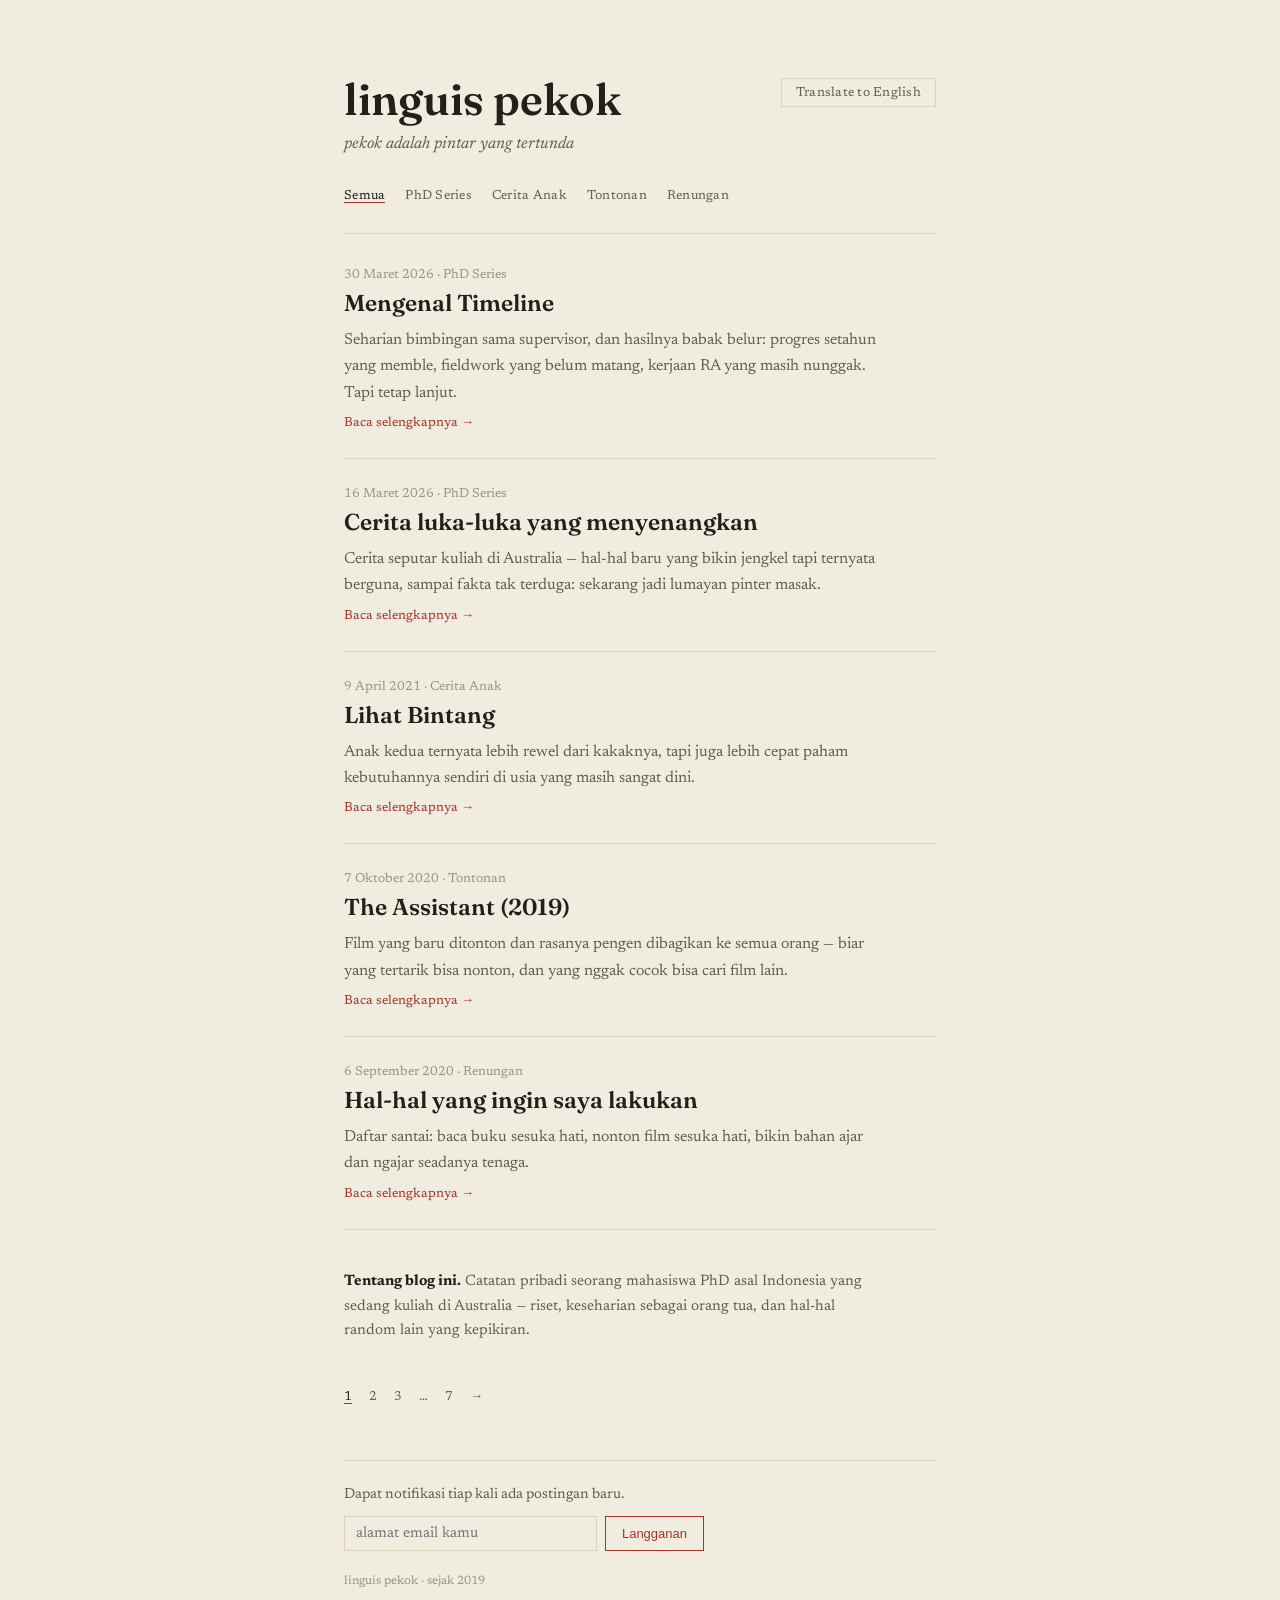
<file: index_1.html>
<!DOCTYPE html>
<html lang="id">
<head>
<meta charset="UTF-8">
<meta name="viewport" content="width=device-width, initial-scale=1.0">
<title>linguis pekok — pekok adalah pintar yang tertunda</title>
<link rel="icon" type="image/svg+xml" href="data:image/svg+xml,%3Csvg xmlns='http://www.w3.org/2000/svg' viewBox='0 0 64 64'%3E%3Crect width='64' height='64' fill='%23F1ECE0'/%3E%3Ctext x='32' y='42' font-family='Georgia, serif' font-size='34' font-weight='600' text-anchor='middle' fill='%2322201B'%3Elp%3C/text%3E%3Cpath d='M14 49 Q32 58 50 49' stroke='%23A4342A' stroke-width='3' fill='none' stroke-linecap='round'/%3E%3C/svg%3E">
<link rel="preconnect" href="https://fonts.googleapis.com">
<link rel="preconnect" href="https://fonts.gstatic.com" crossorigin>
<link href="https://fonts.googleapis.com/css2?family=Fraunces:ital,wght@0,500;0,600;1,500&family=Newsreader:ital,wght@0,400;0,500;1,400&display=swap" rel="stylesheet">
<link rel="stylesheet" href="style.css">
</head>
<body>
<div class="wrap">

  <header>
    <div>
      <h1 class="title">linguis pekok</h1>
      <p class="tagline" data-id="pekok adalah pintar yang tertunda" data-en="a fool is just genius, delayed">pekok adalah pintar yang tertunda</p>
    </div>
    <button id="lang-toggle" type="button" onclick="toggleLang()">EN ⇄ ID</button>
  </header>

  <nav>
    <a class="active" href="#" data-id="Semua" data-en="All">Semua</a>
    <a href="#" data-id="PhD Series" data-en="PhD Series">PhD Series</a>
    <a href="#" data-id="Cerita Anak" data-en="Parenting">Cerita Anak</a>
    <a href="#" data-id="Tontonan" data-en="Watching">Tontonan</a>
    <a href="#" data-id="Renungan" data-en="Reflections">Renungan</a>
  </nav>
  <hr>

  <div class="post">
    <span class="date" data-id="30 Maret 2026 · PhD Series" data-en="30 March 2026 · PhD Series">30 Maret 2026 · PhD Series</span>
    <h2 class="post-title"><a href="https://linguispekok.com/2026/03/30/phd-series-mengenal-timeline/" data-id="Mengenal Timeline" data-en="Getting to know the timeline">Mengenal Timeline</a></h2>
    <p class="excerpt" data-id="Seharian bimbingan sama supervisor, dan hasilnya babak belur: progres setahun yang memble, fieldwork yang belum matang, kerjaan RA yang masih nunggak. Tapi tetap lanjut." data-en="A full day of supervision meetings left me pretty beaten up: a weak year of progress, unready fieldwork, and unfinished RA work piling up. Still pushing on though.">Seharian bimbingan sama supervisor, dan hasilnya babak belur: progres setahun yang memble, fieldwork yang belum matang, kerjaan RA yang masih nunggak. Tapi tetap lanjut.</p>
    <a class="continue" href="https://linguispekok.com/2026/03/30/phd-series-mengenal-timeline/" data-id="Baca selengkapnya →" data-en="Read more →">Baca selengkapnya →</a>
  </div>

  <div class="post">
    <span class="date" data-id="16 Maret 2026 · PhD Series" data-en="16 March 2026 · PhD Series">16 Maret 2026 · PhD Series</span>
    <h2 class="post-title"><a href="https://linguispekok.com/2026/03/16/ph-d-series-cerita-luka-luka-yang-menyenangkan/" data-id="Cerita luka-luka yang menyenangkan" data-en="Stories of nice little wounds">Cerita luka-luka yang menyenangkan</a></h2>
    <p class="excerpt" data-id="Cerita seputar kuliah di Australia — hal-hal baru yang bikin jengkel tapi ternyata berguna, sampai fakta tak terduga: sekarang jadi lumayan pinter masak." data-en="Stories from studying in Australia — new things that were annoying at first but turned out useful, plus an unexpected upside: I've actually become a decent cook.">Cerita seputar kuliah di Australia — hal-hal baru yang bikin jengkel tapi ternyata berguna, sampai fakta tak terduga: sekarang jadi lumayan pinter masak.</p>
    <a class="continue" href="https://linguispekok.com/2026/03/16/ph-d-series-cerita-luka-luka-yang-menyenangkan/" data-id="Baca selengkapnya →" data-en="Read more →">Baca selengkapnya →</a>
  </div>

  <div class="post">
    <span class="date" data-id="9 April 2021 · Cerita Anak" data-en="9 April 2021 · Parenting">9 April 2021 · Cerita Anak</span>
    <h2 class="post-title"><a href="https://linguispekok.com/2021/04/09/lihat-bintang/" data-id="Lihat Bintang" data-en="Looking at the stars">Lihat Bintang</a></h2>
    <p class="excerpt" data-id="Anak kedua ternyata lebih rewel dari kakaknya, tapi juga lebih cepat paham kebutuhannya sendiri di usia yang masih sangat dini." data-en="My second child turned out fussier than the first, but also picked up on his own needs much earlier in life.">Anak kedua ternyata lebih rewel dari kakaknya, tapi juga lebih cepat paham kebutuhannya sendiri di usia yang masih sangat dini.</p>
    <a class="continue" href="https://linguispekok.com/2021/04/09/lihat-bintang/" data-id="Baca selengkapnya →" data-en="Read more →">Baca selengkapnya →</a>
  </div>

  <div class="post">
    <span class="date" data-id="7 Oktober 2020 · Tontonan" data-en="7 October 2020 · Watching">7 Oktober 2020 · Tontonan</span>
    <h2 class="post-title"><a href="https://linguispekok.com/2020/10/07/the-assistant-2019/" data-id="The Assistant (2019)" data-en="The Assistant (2019)">The Assistant (2019)</a></h2>
    <p class="excerpt" data-id="Film yang baru ditonton dan rasanya pengen dibagikan ke semua orang — biar yang tertarik bisa nonton, dan yang nggak cocok bisa cari film lain." data-en="A film I just watched and really wanted to share — so anyone interested can check it out, and anyone who won't like it can skip straight to something else.">Film yang baru ditonton dan rasanya pengen dibagikan ke semua orang — biar yang tertarik bisa nonton, dan yang nggak cocok bisa cari film lain.</p>
    <a class="continue" href="https://linguispekok.com/2020/10/07/the-assistant-2019/" data-id="Baca selengkapnya →" data-en="Read more →">Baca selengkapnya →</a>
  </div>

  <div class="post">
    <span class="date" data-id="6 September 2020 · Renungan" data-en="6 September 2020 · Reflections">6 September 2020 · Renungan</span>
    <h2 class="post-title"><a href="https://linguispekok.com/2020/09/06/hal2-yg-ingin-saya-lakukan/" data-id="Hal-hal yang ingin saya lakukan" data-en="Things I want to do">Hal-hal yang ingin saya lakukan</a></h2>
    <p class="excerpt" data-id="Daftar santai: baca buku sesuka hati, nonton film sesuka hati, bikin bahan ajar dan ngajar seadanya tenaga." data-en="A relaxed list: read whatever books I feel like, watch whatever films I feel like, prep teaching materials and teach with whatever energy I've got left.">Daftar santai: baca buku sesuka hati, nonton film sesuka hati, bikin bahan ajar dan ngajar seadanya tenaga.</p>
    <a class="continue" href="https://linguispekok.com/2020/09/06/hal2-yg-ingin-saya-lakukan/" data-id="Baca selengkapnya →" data-en="Read more →">Baca selengkapnya →</a>
  </div>

  <div class="about">
    <p><strong data-id="Tentang blog ini." data-en="About this blog.">Tentang blog ini.</strong> <span data-id="Catatan pribadi seorang mahasiswa PhD asal Indonesia yang sedang kuliah di Australia — riset, keseharian sebagai orang tua, dan hal-hal random lain yang kepikiran." data-en="Personal notes from an Indonesian PhD student studying in Australia — research life, day-to-day parenting, and whatever else comes to mind.">Catatan pribadi seorang mahasiswa PhD asal Indonesia yang sedang kuliah di Australia — riset, keseharian sebagai orang tua, dan hal-hal random lain yang kepikiran.</span></p>
  </div>

  <div class="pagination">
    <a class="current" href="#">1</a>
    <a href="#">2</a>
    <a href="#">3</a>
    <a href="#">…</a>
    <a href="#">7</a>
    <a href="#">→</a>
  </div>

  <footer>
    <p data-id="Dapat notifikasi tiap kali ada postingan baru." data-en="Get notified whenever there's a new post.">Dapat notifikasi tiap kali ada postingan baru.</p>
    <div class="subscribe-row">
      <input type="email" data-id-placeholder="alamat email kamu" data-en-placeholder="your email address" placeholder="alamat email kamu">
      <button type="button" data-id="Langganan" data-en="Subscribe">Langganan</button>
    </div>
    <p class="foot-note" data-id="linguis pekok · sejak 2019" data-en="linguis pekok · since 2019">linguis pekok · sejak 2019</p>
  </footer>

</div>

<script src="script.js"></script>

</body>
</html>
</file>
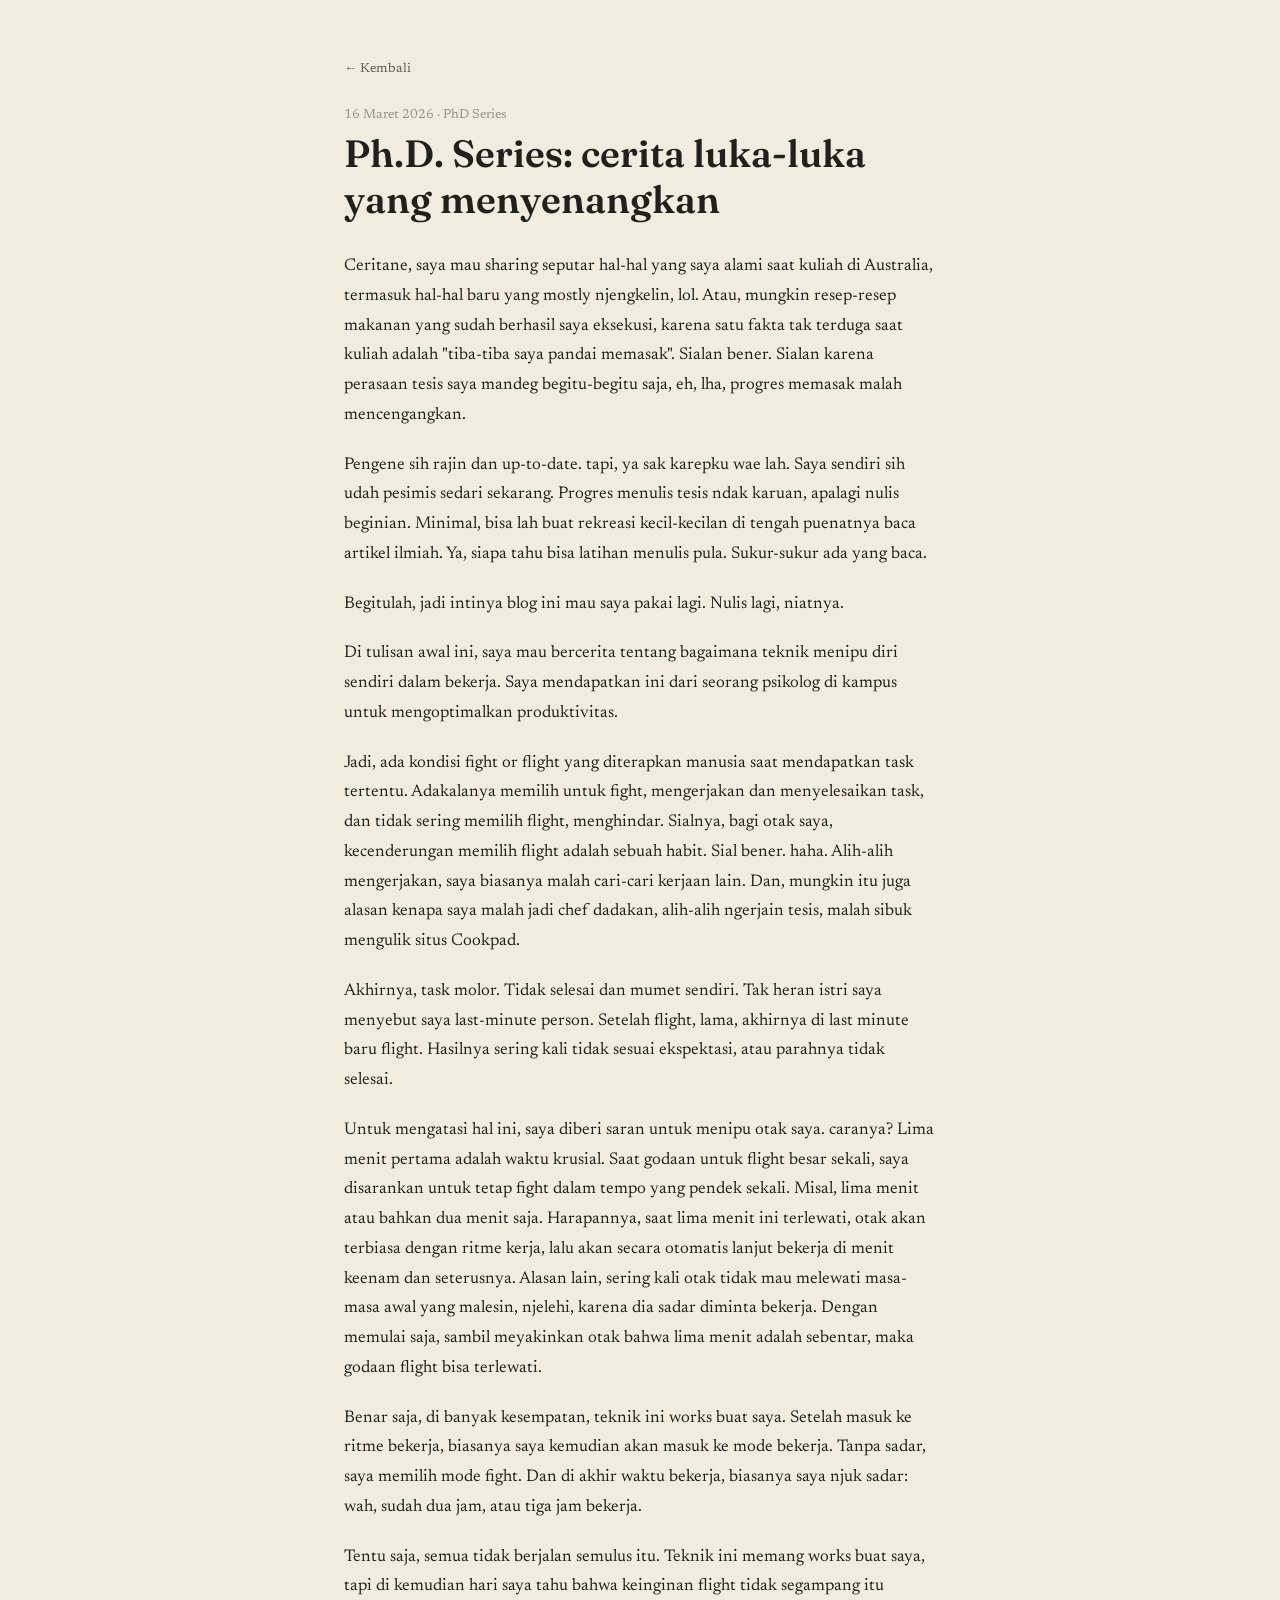
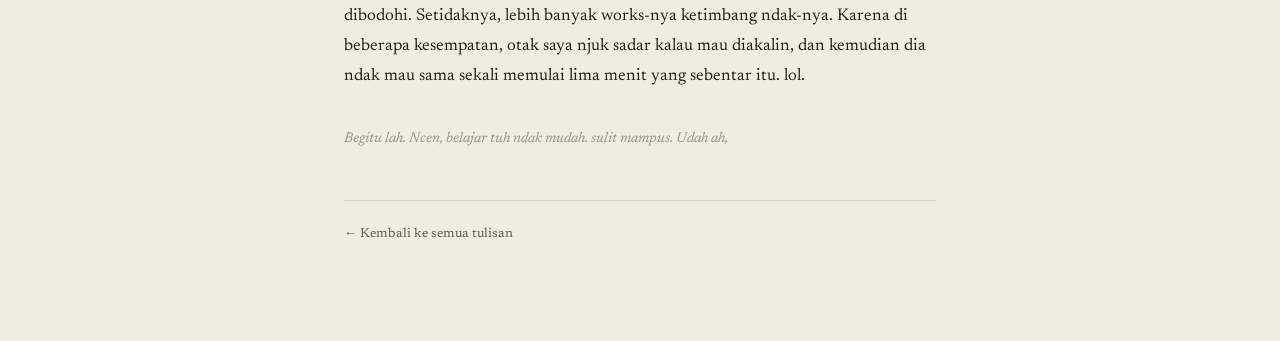
<file: 16_March_2026/phd-series-cerita-luka-luka.html>
<!DOCTYPE html>
<html lang="id">
<head>
<meta charset="UTF-8">
<meta name="viewport" content="width=device-width, initial-scale=1.0">
<title>Ph.D. Series: cerita luka-luka yang menyenangkan — linguis pekok</title>
<link rel="icon" type="image/svg+xml" href="data:image/svg+xml,%3Csvg xmlns='http://www.w3.org/2000/svg' viewBox='0 0 64 64'%3E%3Crect width='64' height='64' fill='%23F1ECE0'/%3E%3Ctext x='32' y='42' font-family='Georgia, serif' font-size='34' font-weight='600' text-anchor='middle' fill='%2322201B'%3Elp%3C/text%3E%3Cpath d='M14 49 Q32 58 50 49' stroke='%23A4342A' stroke-width='3' fill='none' stroke-linecap='round'/%3E%3C/svg%3E">
<link rel="preconnect" href="https://fonts.googleapis.com">
<link rel="preconnect" href="https://fonts.gstatic.com" crossorigin>
<link href="https://fonts.googleapis.com/css2?family=Fraunces:ital,wght@0,500;0,600;1,500&family=Newsreader:ital,wght@0,400;0,500;1,400&display=swap" rel="stylesheet">
<link rel="stylesheet" href="post.css">
</head>
<body>
<div class="wrap">

  <a class="back" href="index.html">← Kembali</a>

  <article>
    <span class="date">16 Maret 2026 · PhD Series</span>
    <h1 class="title">Ph.D. Series: cerita luka-luka yang menyenangkan</h1>

    <p>Ceritane, saya mau sharing seputar hal-hal yang saya alami saat kuliah di Australia, termasuk hal-hal baru yang mostly njengkelin, lol. Atau, mungkin resep-resep makanan yang sudah berhasil saya eksekusi, karena satu fakta tak terduga saat kuliah adalah "tiba-tiba saya pandai memasak". Sialan bener. Sialan karena perasaan tesis saya mandeg begitu-begitu saja, eh, lha, progres memasak malah mencengangkan.</p>

    <p>Pengene sih rajin dan up-to-date. tapi, ya sak karepku wae lah. Saya sendiri sih udah pesimis sedari sekarang. Progres menulis tesis ndak karuan, apalagi nulis beginian. Minimal, bisa lah buat rekreasi kecil-kecilan di tengah puenatnya baca artikel ilmiah. Ya, siapa tahu bisa latihan menulis pula. Sukur-sukur ada yang baca.</p>

    <p>Begitulah, jadi intinya blog ini mau saya pakai lagi. Nulis lagi, niatnya.</p>

    <p>Di tulisan awal ini, saya mau bercerita tentang bagaimana teknik menipu diri sendiri dalam bekerja. Saya mendapatkan ini dari seorang psikolog di kampus untuk mengoptimalkan produktivitas.</p>

    <p>Jadi, ada kondisi fight or flight yang diterapkan manusia saat mendapatkan task tertentu. Adakalanya memilih untuk fight, mengerjakan dan menyelesaikan task, dan tidak sering memilih flight, menghindar. Sialnya, bagi otak saya, kecenderungan memilih flight adalah sebuah habit. Sial bener. haha. Alih-alih mengerjakan, saya biasanya malah cari-cari kerjaan lain. Dan, mungkin itu juga alasan kenapa saya malah jadi chef dadakan, alih-alih ngerjain tesis, malah sibuk mengulik situs Cookpad.</p>

    <p>Akhirnya, task molor. Tidak selesai dan mumet sendiri. Tak heran istri saya menyebut saya last-minute person. Setelah flight, lama, akhirnya di last minute baru flight. Hasilnya sering kali tidak sesuai ekspektasi, atau parahnya tidak selesai.</p>

    <p>Untuk mengatasi hal ini, saya diberi saran untuk menipu otak saya. caranya? Lima menit pertama adalah waktu krusial. Saat godaan untuk flight besar sekali, saya disarankan untuk tetap fight dalam tempo yang pendek sekali. Misal, lima menit atau bahkan dua menit saja. Harapannya, saat lima menit ini terlewati, otak akan terbiasa dengan ritme kerja, lalu akan secara otomatis lanjut bekerja di menit keenam dan seterusnya. Alasan lain, sering kali otak tidak mau melewati masa-masa awal yang malesin, njelehi, karena dia sadar diminta bekerja. Dengan memulai saja, sambil meyakinkan otak bahwa lima menit adalah sebentar, maka godaan flight bisa terlewati.</p>

    <p>Benar saja, di banyak kesempatan, teknik ini works buat saya. Setelah masuk ke ritme bekerja, biasanya saya kemudian akan masuk ke mode bekerja. Tanpa sadar, saya memilih mode fight. Dan di akhir waktu bekerja, biasanya saya njuk sadar: wah, sudah dua jam, atau tiga jam bekerja.</p>

    <p>Tentu saja, semua tidak berjalan semulus itu. Teknik ini memang works buat saya, tapi di kemudian hari saya tahu bahwa keinginan flight tidak segampang itu dibodohi. Setidaknya, lebih banyak works-nya ketimbang ndak-nya. Karena di beberapa kesempatan, otak saya njuk sadar kalau mau diakalin, dan kemudian dia ndak mau sama sekali memulai lima menit yang sebentar itu. lol.</p>

    <p class="closing">Begitu lah. Ncen, belajar tuh ndak mudah. sulit mampus. Udah ah,</p>
  </article>

  <a class="back bottom" href="index.html">← Kembali ke semua tulisan</a>
</div>
</body>
</html>
</file>
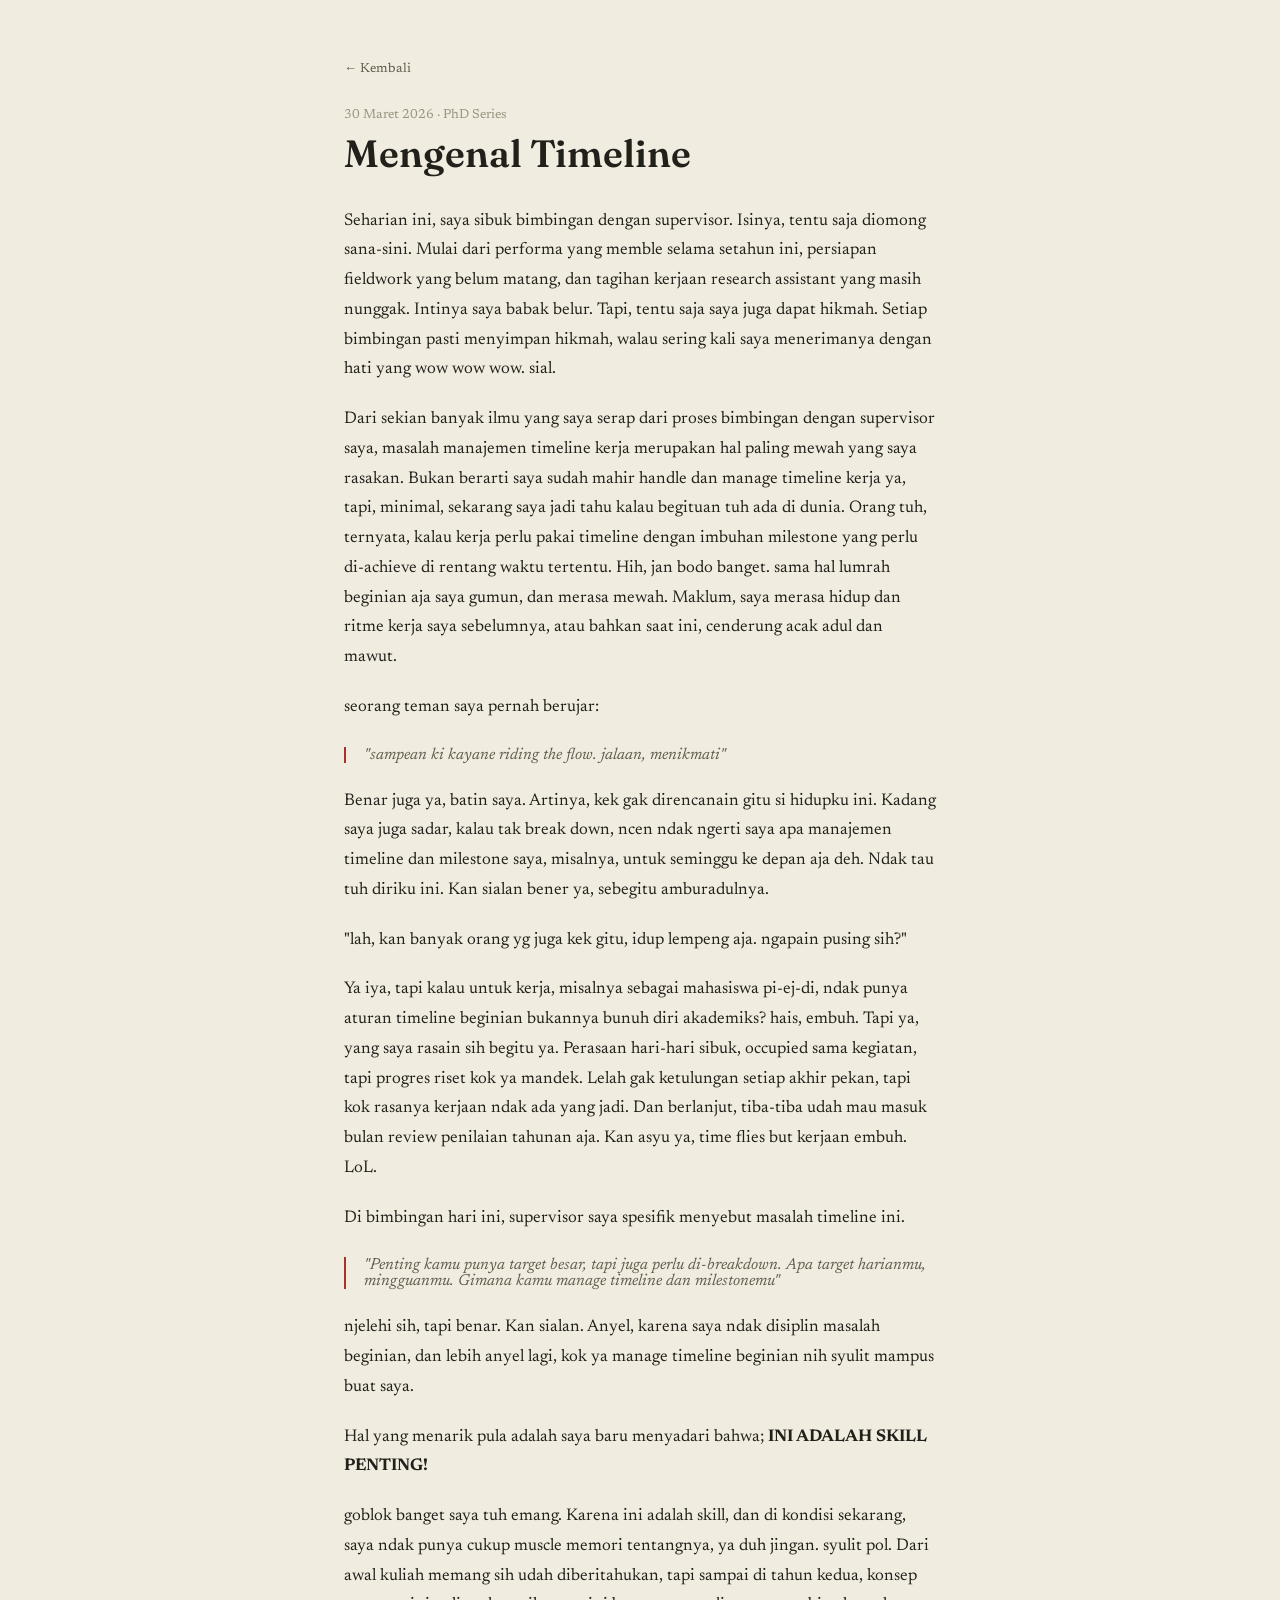
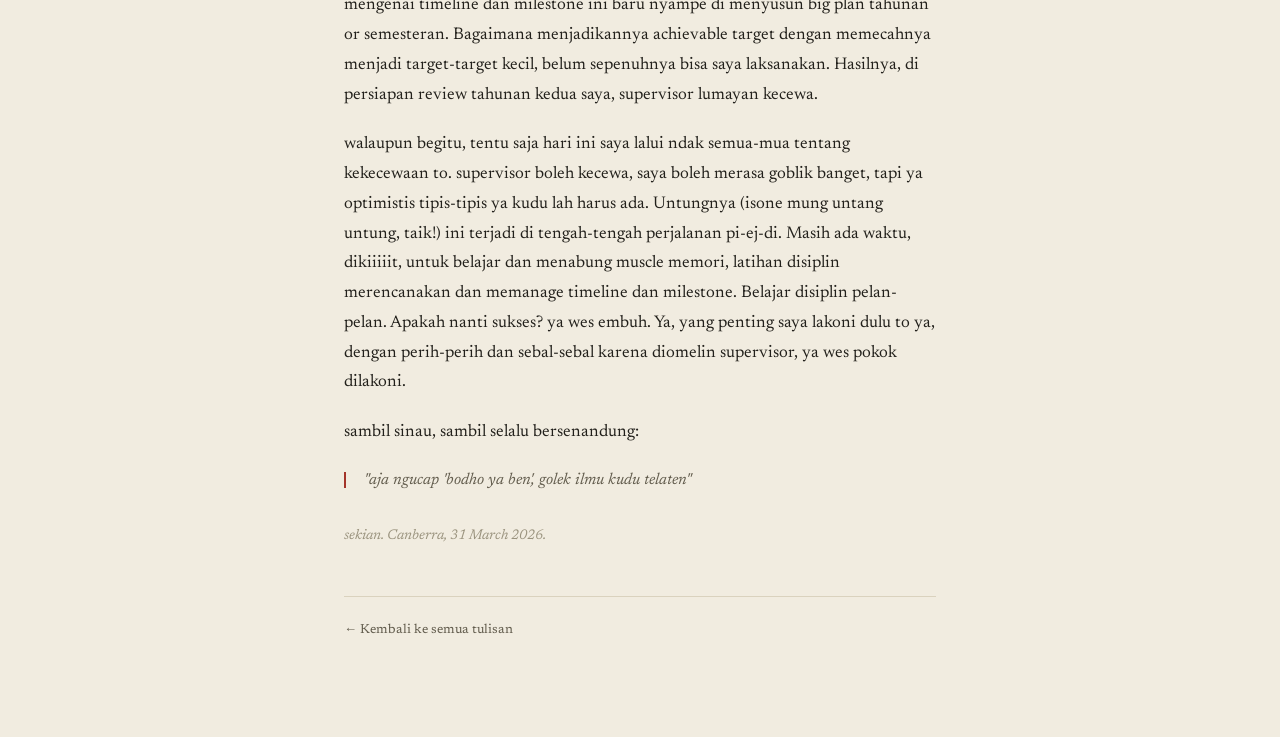
<file: 30_March_2026/mengenal-timeline_1.html>
<!DOCTYPE html>
<html lang="id">
<head>
<meta charset="UTF-8">
<meta name="viewport" content="width=device-width, initial-scale=1.0">
<title>Mengenal Timeline — linguis pekok</title>
<link rel="icon" type="image/svg+xml" href="data:image/svg+xml,%3Csvg xmlns='http://www.w3.org/2000/svg' viewBox='0 0 64 64'%3E%3Crect width='64' height='64' fill='%23F1ECE0'/%3E%3Ctext x='32' y='42' font-family='Georgia, serif' font-size='34' font-weight='600' text-anchor='middle' fill='%2322201B'%3Elp%3C/text%3E%3Cpath d='M14 49 Q32 58 50 49' stroke='%23A4342A' stroke-width='3' fill='none' stroke-linecap='round'/%3E%3C/svg%3E">
<link rel="preconnect" href="https://fonts.googleapis.com">
<link rel="preconnect" href="https://fonts.gstatic.com" crossorigin>
<link href="https://fonts.googleapis.com/css2?family=Fraunces:ital,wght@0,500;0,600;1,500&family=Newsreader:ital,wght@0,400;0,500;1,400&display=swap" rel="stylesheet">
<link rel="stylesheet" href="post.css">
</head>
<body>
<div class="wrap">

  <a class="back" href="index.html">← Kembali</a>

  <article>
    <span class="date">30 Maret 2026 · PhD Series</span>
    <h1 class="title">Mengenal Timeline</h1>

    <p>Seharian ini, saya sibuk bimbingan dengan supervisor. Isinya, tentu saja diomong sana-sini. Mulai dari performa yang memble selama setahun ini, persiapan fieldwork yang belum matang, dan tagihan kerjaan research assistant yang masih nunggak. Intinya saya babak belur. Tapi, tentu saja saya juga dapat hikmah. Setiap bimbingan pasti menyimpan hikmah, walau sering kali saya menerimanya dengan hati yang wow wow wow. sial.</p>

    <p>Dari sekian banyak ilmu yang saya serap dari proses bimbingan dengan supervisor saya, masalah manajemen timeline kerja merupakan hal paling mewah yang saya rasakan. Bukan berarti saya sudah mahir handle dan manage timeline kerja ya, tapi, minimal, sekarang saya jadi tahu kalau begituan tuh ada di dunia. Orang tuh, ternyata, kalau kerja perlu pakai timeline dengan imbuhan milestone yang perlu di-achieve di rentang waktu tertentu. Hih, jan bodo banget. sama hal lumrah beginian aja saya gumun, dan merasa mewah. Maklum, saya merasa hidup dan ritme kerja saya sebelumnya, atau bahkan saat ini, cenderung acak adul dan mawut.</p>

    <p>seorang teman saya pernah berujar:</p>

    <blockquote>"sampean ki kayane riding the flow. jalaan, menikmati"</blockquote>

    <p>Benar juga ya, batin saya. Artinya, kek gak direncanain gitu si hidupku ini. Kadang saya juga sadar, kalau tak break down, ncen ndak ngerti saya apa manajemen timeline dan milestone saya, misalnya, untuk seminggu ke depan aja deh. Ndak tau tuh diriku ini. Kan sialan bener ya, sebegitu amburadulnya.</p>

    <p>"lah, kan banyak orang yg juga kek gitu, idup lempeng aja. ngapain pusing sih?"</p>

    <p>Ya iya, tapi kalau untuk kerja, misalnya sebagai mahasiswa pi-ej-di, ndak punya aturan timeline beginian bukannya bunuh diri akademiks? hais, embuh. Tapi ya, yang saya rasain sih begitu ya. Perasaan hari-hari sibuk, occupied sama kegiatan, tapi progres riset kok ya mandek. Lelah gak ketulungan setiap akhir pekan, tapi kok rasanya kerjaan ndak ada yang jadi. Dan berlanjut, tiba-tiba udah mau masuk bulan review penilaian tahunan aja. Kan asyu ya, time flies but kerjaan embuh. LoL.</p>

    <p>Di bimbingan hari ini, supervisor saya spesifik menyebut masalah timeline ini.</p>

    <blockquote>"Penting kamu punya target besar, tapi juga perlu di-breakdown. Apa target harianmu, mingguanmu. Gimana kamu manage timeline dan milestonemu"</blockquote>

    <p>njelehi sih, tapi benar. Kan sialan. Anyel, karena saya ndak disiplin masalah beginian, dan lebih anyel lagi, kok ya manage timeline beginian nih syulit mampus buat saya.</p>

    <p>Hal yang menarik pula adalah saya baru menyadari bahwa; <strong>INI ADALAH SKILL PENTING!</strong></p>

    <p>goblok banget saya tuh emang. Karena ini adalah skill, dan di kondisi sekarang, saya ndak punya cukup muscle memori tentangnya, ya duh jingan. syulit pol. Dari awal kuliah memang sih udah diberitahukan, tapi sampai di tahun kedua, konsep mengenai timeline dan milestone ini baru nyampe di menyusun big plan tahunan or semesteran. Bagaimana menjadikannya achievable target dengan memecahnya menjadi target-target kecil, belum sepenuhnya bisa saya laksanakan. Hasilnya, di persiapan review tahunan kedua saya, supervisor lumayan kecewa.</p>

    <p>walaupun begitu, tentu saja hari ini saya lalui ndak semua-mua tentang kekecewaan to. supervisor boleh kecewa, saya boleh merasa goblik banget, tapi ya optimistis tipis-tipis ya kudu lah harus ada. Untungnya (isone mung untang untung, taik!) ini terjadi di tengah-tengah perjalanan pi-ej-di. Masih ada waktu, dikiiiiit, untuk belajar dan menabung muscle memori, latihan disiplin merencanakan dan memanage timeline dan milestone. Belajar disiplin pelan-pelan. Apakah nanti sukses? ya wes embuh. Ya, yang penting saya lakoni dulu to ya, dengan perih-perih dan sebal-sebal karena diomelin supervisor, ya wes pokok dilakoni.</p>

    <p>sambil sinau, sambil selalu bersenandung:</p>

    <blockquote>"aja ngucap 'bodho ya ben', golek ilmu kudu telaten"</blockquote>

    <p class="closing">sekian. Canberra, 31 March 2026.</p>
  </article>

  <a class="back bottom" href="index.html">← Kembali ke semua tulisan</a>
</div>
</body>
</html>
</file>
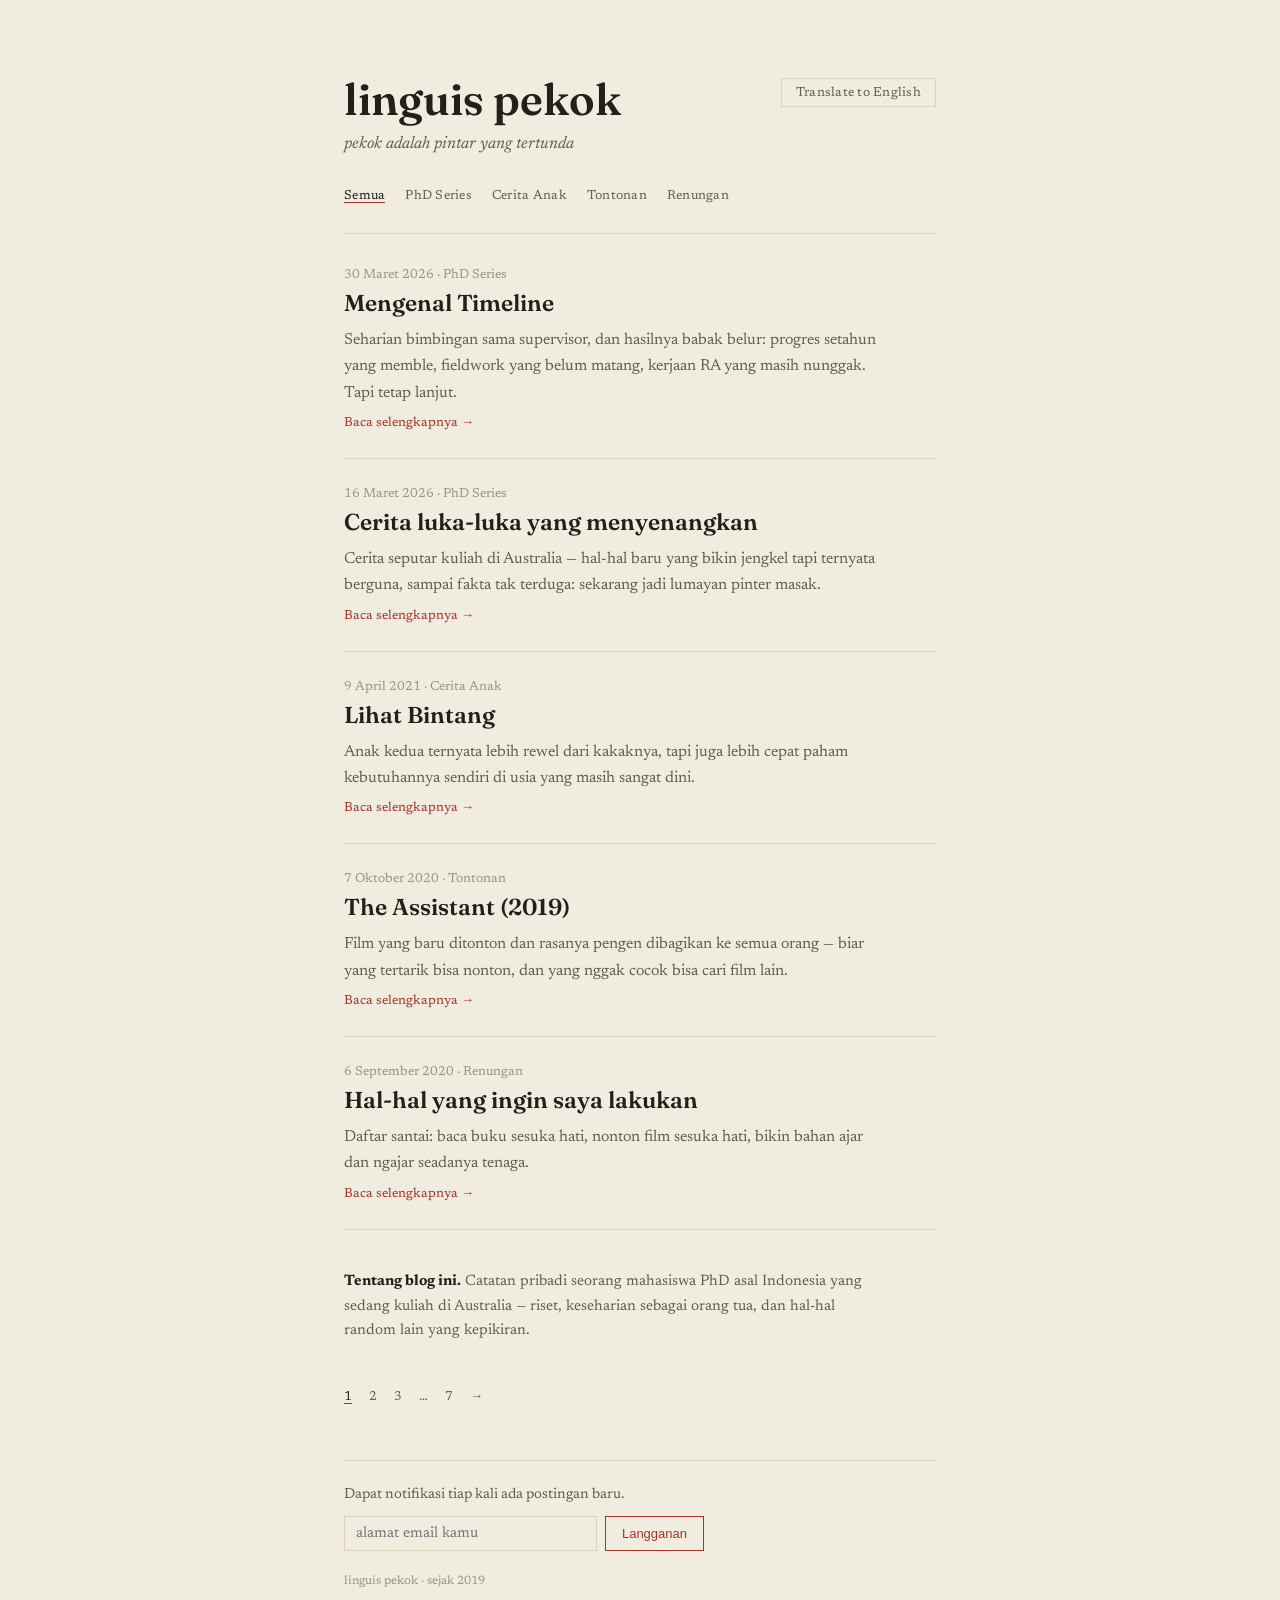
<file: pg_phd/index (2).html>
<!DOCTYPE html>
<html lang="id">
<head>
<meta charset="UTF-8">
<meta name="viewport" content="width=device-width, initial-scale=1.0">
<title>linguis pekok — pekok adalah pintar yang tertunda</title>
<link rel="icon" type="image/svg+xml" href="data:image/svg+xml,%3Csvg xmlns='http://www.w3.org/2000/svg' viewBox='0 0 64 64'%3E%3Crect width='64' height='64' fill='%23F1ECE0'/%3E%3Ctext x='32' y='42' font-family='Georgia, serif' font-size='34' font-weight='600' text-anchor='middle' fill='%2322201B'%3Elp%3C/text%3E%3Cpath d='M14 49 Q32 58 50 49' stroke='%23A4342A' stroke-width='3' fill='none' stroke-linecap='round'/%3E%3C/svg%3E">
<link rel="preconnect" href="https://fonts.googleapis.com">
<link rel="preconnect" href="https://fonts.gstatic.com" crossorigin>
<link href="https://fonts.googleapis.com/css2?family=Fraunces:ital,wght@0,500;0,600;1,500&family=Newsreader:ital,wght@0,400;0,500;1,400&display=swap" rel="stylesheet">
<link rel="stylesheet" href="style.css">
</head>
<body>
<div class="wrap">

  <header>
    <div>
      <h1 class="title">linguis pekok</h1>
      <p class="tagline" data-id="pekok adalah pintar yang tertunda" data-en="a fool is just genius, delayed">pekok adalah pintar yang tertunda</p>
    </div>
    <button id="lang-toggle" type="button" onclick="toggleLang()">EN ⇄ ID</button>
  </header>

  <nav>
    <a class="active" href="#" data-id="Semua" data-en="All">Semua</a>
    <a href="#" data-id="PhD Series" data-en="PhD Series">PhD Series</a>
    <a href="#" data-id="Cerita Anak" data-en="Parenting">Cerita Anak</a>
    <a href="#" data-id="Tontonan" data-en="Watching">Tontonan</a>
    <a href="#" data-id="Renungan" data-en="Reflections">Renungan</a>
  </nav>
  <hr>

  <div class="post">
    <span class="date" data-id="30 Maret 2026 · PhD Series" data-en="30 March 2026 · PhD Series">30 Maret 2026 · PhD Series</span>
    <h2 class="post-title"><a href="https://linguispekok.com/2026/03/30/phd-series-mengenal-timeline/" data-id="Mengenal Timeline" data-en="Getting to know the timeline">Mengenal Timeline</a></h2>
    <p class="excerpt" data-id="Seharian bimbingan sama supervisor, dan hasilnya babak belur: progres setahun yang memble, fieldwork yang belum matang, kerjaan RA yang masih nunggak. Tapi tetap lanjut." data-en="A full day of supervision meetings left me pretty beaten up: a weak year of progress, unready fieldwork, and unfinished RA work piling up. Still pushing on though.">Seharian bimbingan sama supervisor, dan hasilnya babak belur: progres setahun yang memble, fieldwork yang belum matang, kerjaan RA yang masih nunggak. Tapi tetap lanjut.</p>
    <a class="continue" href="https://devplayfull.github.io/linguis-pekok/30_March_2026/" data-id="Baca selengkapnya →" data-en="Read more →">Baca selengkapnya →</a>
  </div>

  <div class="post">
    <span class="date" data-id="16 Maret 2026 · PhD Series" data-en="16 March 2026 · PhD Series">16 Maret 2026 · PhD Series</span>
    <h2 class="post-title"><a href="https://linguispekok.com/2026/03/16/ph-d-series-cerita-luka-luka-yang-menyenangkan/" data-id="Cerita luka-luka yang menyenangkan" data-en="Stories of nice little wounds">Cerita luka-luka yang menyenangkan</a></h2>
    <p class="excerpt" data-id="Cerita seputar kuliah di Australia — hal-hal baru yang bikin jengkel tapi ternyata berguna, sampai fakta tak terduga: sekarang jadi lumayan pinter masak." data-en="Stories from studying in Australia — new things that were annoying at first but turned out useful, plus an unexpected upside: I've actually become a decent cook.">Cerita seputar kuliah di Australia — hal-hal baru yang bikin jengkel tapi ternyata berguna, sampai fakta tak terduga: sekarang jadi lumayan pinter masak.</p>
    <a class="continue" href="https://devplayfull.github.io/linguis-pekok/16_March_2026/" data-id="Baca selengkapnya →" data-en="Read more →">Baca selengkapnya →</a>
  </div>

  <div class="post">
    <span class="date" data-id="9 April 2021 · Cerita Anak" data-en="9 April 2021 · Parenting">9 April 2021 · Cerita Anak</span>
    <h2 class="post-title"><a href="https://linguispekok.com/2021/04/09/lihat-bintang/" data-id="Lihat Bintang" data-en="Looking at the stars">Lihat Bintang</a></h2>
    <p class="excerpt" data-id="Anak kedua ternyata lebih rewel dari kakaknya, tapi juga lebih cepat paham kebutuhannya sendiri di usia yang masih sangat dini." data-en="My second child turned out fussier than the first, but also picked up on his own needs much earlier in life.">Anak kedua ternyata lebih rewel dari kakaknya, tapi juga lebih cepat paham kebutuhannya sendiri di usia yang masih sangat dini.</p>
    <a class="continue" href="https://linguispekok.com/2021/04/09/lihat-bintang/" data-id="Baca selengkapnya →" data-en="Read more →">Baca selengkapnya →</a>
  </div>

  <div class="post">
    <span class="date" data-id="7 Oktober 2020 · Tontonan" data-en="7 October 2020 · Watching">7 Oktober 2020 · Tontonan</span>
    <h2 class="post-title"><a href="https://linguispekok.com/2020/10/07/the-assistant-2019/" data-id="The Assistant (2019)" data-en="The Assistant (2019)">The Assistant (2019)</a></h2>
    <p class="excerpt" data-id="Film yang baru ditonton dan rasanya pengen dibagikan ke semua orang — biar yang tertarik bisa nonton, dan yang nggak cocok bisa cari film lain." data-en="A film I just watched and really wanted to share — so anyone interested can check it out, and anyone who won't like it can skip straight to something else.">Film yang baru ditonton dan rasanya pengen dibagikan ke semua orang — biar yang tertarik bisa nonton, dan yang nggak cocok bisa cari film lain.</p>
    <a class="continue" href="https://linguispekok.com/2020/10/07/the-assistant-2019/" data-id="Baca selengkapnya →" data-en="Read more →">Baca selengkapnya →</a>
  </div>

  <div class="post">
    <span class="date" data-id="6 September 2020 · Renungan" data-en="6 September 2020 · Reflections">6 September 2020 · Renungan</span>
    <h2 class="post-title"><a href="https://linguispekok.com/2020/09/06/hal2-yg-ingin-saya-lakukan/" data-id="Hal-hal yang ingin saya lakukan" data-en="Things I want to do">Hal-hal yang ingin saya lakukan</a></h2>
    <p class="excerpt" data-id="Daftar santai: baca buku sesuka hati, nonton film sesuka hati, bikin bahan ajar dan ngajar seadanya tenaga." data-en="A relaxed list: read whatever books I feel like, watch whatever films I feel like, prep teaching materials and teach with whatever energy I've got left.">Daftar santai: baca buku sesuka hati, nonton film sesuka hati, bikin bahan ajar dan ngajar seadanya tenaga.</p>
    <a class="continue" href="https://linguispekok.com/2020/09/06/hal2-yg-ingin-saya-lakukan/" data-id="Baca selengkapnya →" data-en="Read more →">Baca selengkapnya →</a>
  </div>

  <div class="about">
    <p><strong data-id="Tentang blog ini." data-en="About this blog.">Tentang blog ini.</strong> <span data-id="Catatan pribadi seorang mahasiswa PhD asal Indonesia yang sedang kuliah di Australia — riset, keseharian sebagai orang tua, dan hal-hal random lain yang kepikiran." data-en="Personal notes from an Indonesian PhD student studying in Australia — research life, day-to-day parenting, and whatever else comes to mind.">Catatan pribadi seorang mahasiswa PhD asal Indonesia yang sedang kuliah di Australia — riset, keseharian sebagai orang tua, dan hal-hal random lain yang kepikiran.</span></p>
  </div>

  <div class="pagination">
    <a class="current" href="#">1</a>
    <a href="#">2</a>
    <a href="#">3</a>
    <a href="#">…</a>
    <a href="#">7</a>
    <a href="#">→</a>
  </div>

  <footer>
    <p data-id="Dapat notifikasi tiap kali ada postingan baru." data-en="Get notified whenever there's a new post.">Dapat notifikasi tiap kali ada postingan baru.</p>
    <div class="subscribe-row">
      <input type="email" data-id-placeholder="alamat email kamu" data-en-placeholder="your email address" placeholder="alamat email kamu">
      <button type="button" data-id="Langganan" data-en="Subscribe">Langganan</button>
    </div>
    <p class="foot-note" data-id="linguis pekok · sejak 2019" data-en="linguis pekok · since 2019">linguis pekok · sejak 2019</p>
  </footer>

</div>

<script src="script.js"></script>

</body>
</html>
</file>
<file: style.css>
:root{
    --paper:#F1ECE0;
    --line:#DAD2BE;
    --ink:#22201B;
    --ink-soft:#635D4E;
    --ink-faint:#9A937E;
    --red:#A4342A;
  }
  *{box-sizing:border-box;}
  body{
    margin:0;
    background:var(--paper);
    color:var(--ink);
    font-family:'Newsreader', serif;
  }
  .wrap{max-width:640px;margin:0 auto;padding:0 24px 90px;}

  header{padding:72px 0 0; display:flex; justify-content:space-between; align-items:flex-start; gap:16px; flex-wrap:wrap;}
  h1.title{
    font-family:'Fraunces', serif;
    font-weight:600;
    font-size:44px;
    margin:0 0 10px;
  }
  .tagline{
    font-style:italic;
    font-size:17px;
    color:var(--ink-soft);
    margin:0;
  }

  #lang-toggle{
    font-family:'Newsreader', serif;
    font-size:13px;
    letter-spacing:.02em;
    color:var(--ink-soft);
    background:transparent;
    border:1px solid var(--line);
    padding:7px 14px;
    cursor:pointer;
    margin-top:6px;
  }
  #lang-toggle:hover{border-color:var(--red); color:var(--red);}

  nav{margin:36px 0 30px; display:flex; gap:20px; flex-wrap:wrap;}
  nav a{
    font-size:13px;
    letter-spacing:.02em;
    color:var(--ink-soft);
    text-decoration:none;
  }
  nav a.active{color:var(--ink); border-bottom:1px solid var(--red);}

  hr{border:none; border-top:1px solid var(--line); margin:0 0 6px;}

  .post{padding:28px 0; border-bottom:1px solid var(--line);}
  .post:last-of-type{border-bottom:none;}
  .date{
    font-size:13px;
    color:var(--ink-faint);
    display:block;
    margin-bottom:8px;
  }
  h2.post-title{
    font-family:'Fraunces', serif;
    font-weight:600;
    font-size:23px;
    line-height:1.3;
    margin:0 0 8px;
  }
  h2.post-title a{color:var(--ink); text-decoration:none;}
  h2.post-title a:hover{color:var(--red);}
  .excerpt{
    font-size:16px;
    line-height:1.65;
    color:var(--ink-soft);
    max-width:540px;
    margin:0 0 8px;
  }
  .continue{
    font-size:13px;
    color:var(--red);
    text-decoration:none;
  }
  .continue:hover{text-decoration:underline;}

  .about{margin:40px 0 44px;}
  .about p{
    font-size:15px;
    line-height:1.65;
    color:var(--ink-soft);
    margin:0;
    max-width:540px;
  }
  .about strong{color:var(--ink);}

  .pagination{
    font-size:13px;
    color:var(--ink-faint);
    margin-top:18px;
  }
  .pagination a{color:var(--ink-soft); text-decoration:none; margin-right:14px;}
  .pagination a.current{color:var(--ink); border-bottom:1px solid var(--red);}

  footer{margin-top:56px; border-top:1px solid var(--line); padding-top:26px;}
  footer p{font-size:14.5px; color:var(--ink-soft); margin:0 0 14px; max-width:420px;}
  .subscribe-row{display:flex; gap:8px; max-width:360px;}
  .subscribe-row input{
    flex:1;
    font-family:'Newsreader', serif;
    font-size:15px;
    padding:9px 11px;
    border:1px solid var(--line);
    background:transparent;
    color:var(--ink);
  }
  .subscribe-row button{
    font-size:13px;
    padding:0 16px;
    background:transparent;
    color:var(--red);
    border:1px solid var(--red);
    cursor:pointer;
  }
  .foot-note{font-size:12px; color:var(--ink-faint); margin-top:24px;}
</file>
<file: 16_March_2026/post.css>
:root{
  --paper:#F1ECE0;
  --line:#DAD2BE;
  --ink:#22201B;
  --ink-soft:#635D4E;
  --ink-faint:#9A937E;
  --red:#A4342A;
}
*{box-sizing:border-box;}
body{
  margin:0;
  background:var(--paper);
  color:var(--ink);
  font-family:'Newsreader', serif;
}
.wrap{max-width:640px;margin:0 auto;padding:60px 24px 100px;}

.back{
  font-size:13px;
  color:var(--ink-soft);
  text-decoration:none;
}
.back:hover{color:var(--red);}
.back.bottom{display:block; margin-top:48px; border-top:1px solid var(--line); padding-top:24px;}

article{margin-top:32px;}

.date{
  font-size:13px;
  color:var(--ink-faint);
  display:block;
  margin-bottom:10px;
}

.title{
  font-family:'Fraunces', serif;
  font-weight:600;
  font-size:38px;
  line-height:1.2;
  margin:0 0 30px;
}

article p{
  font-size:17px;
  line-height:1.75;
  color:var(--ink);
  margin:0 0 20px;
}

article blockquote{
  margin:24px 0;
  padding-left:18px;
  border-left:2px solid var(--red);
  font-style:italic;
  color:var(--ink-soft);
}

.closing{
  font-size:14px;
  color:var(--ink-faint);
  font-style:italic;
  margin-top:36px;
}
</file>
<file: 30_March_2026/post.css>
:root{
  --paper:#F1ECE0;
  --line:#DAD2BE;
  --ink:#22201B;
  --ink-soft:#635D4E;
  --ink-faint:#9A937E;
  --red:#A4342A;
}
*{box-sizing:border-box;}
body{
  margin:0;
  background:var(--paper);
  color:var(--ink);
  font-family:'Newsreader', serif;
}
.wrap{max-width:640px;margin:0 auto;padding:60px 24px 100px;}

.back{
  font-size:13px;
  color:var(--ink-soft);
  text-decoration:none;
}
.back:hover{color:var(--red);}
.back.bottom{display:block; margin-top:48px; border-top:1px solid var(--line); padding-top:24px;}

article{margin-top:32px;}

.date{
  font-size:13px;
  color:var(--ink-faint);
  display:block;
  margin-bottom:10px;
}

.title{
  font-family:'Fraunces', serif;
  font-weight:600;
  font-size:38px;
  line-height:1.2;
  margin:0 0 30px;
}

article p{
  font-size:17px;
  line-height:1.75;
  color:var(--ink);
  margin:0 0 20px;
}

article blockquote{
  margin:24px 0;
  padding-left:18px;
  border-left:2px solid var(--red);
  font-style:italic;
  color:var(--ink-soft);
}

.closing{
  font-size:14px;
  color:var(--ink-faint);
  font-style:italic;
  margin-top:36px;
}
</file>
<file: pg_cs/style.css>
:root{
    --paper:#F1ECE0;
    --line:#DAD2BE;
    --ink:#22201B;
    --ink-soft:#635D4E;
    --ink-faint:#9A937E;
    --red:#A4342A;
  }
  *{box-sizing:border-box;}
  body{
    margin:0;
    background:var(--paper);
    color:var(--ink);
    font-family:'Newsreader', serif;
  }
  .wrap{max-width:640px;margin:0 auto;padding:0 24px 90px;}

  header{padding:72px 0 0; display:flex; justify-content:space-between; align-items:flex-start; gap:16px; flex-wrap:wrap;}
  h1.title{
    font-family:'Fraunces', serif;
    font-weight:600;
    font-size:44px;
    margin:0 0 10px;
  }
  .tagline{
    font-style:italic;
    font-size:17px;
    color:var(--ink-soft);
    margin:0;
  }

  #lang-toggle{
    font-family:'Newsreader', serif;
    font-size:13px;
    letter-spacing:.02em;
    color:var(--ink-soft);
    background:transparent;
    border:1px solid var(--line);
    padding:7px 14px;
    cursor:pointer;
    margin-top:6px;
  }
  #lang-toggle:hover{border-color:var(--red); color:var(--red);}

  nav{margin:36px 0 30px; display:flex; gap:20px; flex-wrap:wrap;}
  nav a{
    font-size:13px;
    letter-spacing:.02em;
    color:var(--ink-soft);
    text-decoration:none;
  }
  nav a.active{color:var(--ink); border-bottom:1px solid var(--red);}

  hr{border:none; border-top:1px solid var(--line); margin:0 0 6px;}

  .post{padding:28px 0; border-bottom:1px solid var(--line);}
  .post:last-of-type{border-bottom:none;}
  .date{
    font-size:13px;
    color:var(--ink-faint);
    display:block;
    margin-bottom:8px;
  }
  h2.post-title{
    font-family:'Fraunces', serif;
    font-weight:600;
    font-size:23px;
    line-height:1.3;
    margin:0 0 8px;
  }
  h2.post-title a{color:var(--ink); text-decoration:none;}
  h2.post-title a:hover{color:var(--red);}
  .excerpt{
    font-size:16px;
    line-height:1.65;
    color:var(--ink-soft);
    max-width:540px;
    margin:0 0 8px;
  }
  .continue{
    font-size:13px;
    color:var(--red);
    text-decoration:none;
  }
  .continue:hover{text-decoration:underline;}

  .about{margin:40px 0 44px;}
  .about p{
    font-size:15px;
    line-height:1.65;
    color:var(--ink-soft);
    margin:0;
    max-width:540px;
  }
  .about strong{color:var(--ink);}

  .pagination{
    font-size:13px;
    color:var(--ink-faint);
    margin-top:18px;
  }
  .pagination a{color:var(--ink-soft); text-decoration:none; margin-right:14px;}
  .pagination a.current{color:var(--ink); border-bottom:1px solid var(--red);}

  footer{margin-top:56px; border-top:1px solid var(--line); padding-top:26px;}
  footer p{font-size:14.5px; color:var(--ink-soft); margin:0 0 14px; max-width:420px;}
  .subscribe-row{display:flex; gap:8px; max-width:360px;}
  .subscribe-row input{
    flex:1;
    font-family:'Newsreader', serif;
    font-size:15px;
    padding:9px 11px;
    border:1px solid var(--line);
    background:transparent;
    color:var(--ink);
  }
  .subscribe-row button{
    font-size:13px;
    padding:0 16px;
    background:transparent;
    color:var(--red);
    border:1px solid var(--red);
    cursor:pointer;
  }
  .foot-note{font-size:12px; color:var(--ink-faint); margin-top:24px;}
</file>
<file: pg_Parenting/style.css>
:root{
    --paper:#F1ECE0;
    --line:#DAD2BE;
    --ink:#22201B;
    --ink-soft:#635D4E;
    --ink-faint:#9A937E;
    --red:#A4342A;
  }
  *{box-sizing:border-box;}
  body{
    margin:0;
    background:var(--paper);
    color:var(--ink);
    font-family:'Newsreader', serif;
  }
  .wrap{max-width:640px;margin:0 auto;padding:0 24px 90px;}

  header{padding:72px 0 0; display:flex; justify-content:space-between; align-items:flex-start; gap:16px; flex-wrap:wrap;}
  h1.title{
    font-family:'Fraunces', serif;
    font-weight:600;
    font-size:44px;
    margin:0 0 10px;
  }
  .tagline{
    font-style:italic;
    font-size:17px;
    color:var(--ink-soft);
    margin:0;
  }

  #lang-toggle{
    font-family:'Newsreader', serif;
    font-size:13px;
    letter-spacing:.02em;
    color:var(--ink-soft);
    background:transparent;
    border:1px solid var(--line);
    padding:7px 14px;
    cursor:pointer;
    margin-top:6px;
  }
  #lang-toggle:hover{border-color:var(--red); color:var(--red);}

  nav{margin:36px 0 30px; display:flex; gap:20px; flex-wrap:wrap;}
  nav a{
    font-size:13px;
    letter-spacing:.02em;
    color:var(--ink-soft);
    text-decoration:none;
  }
  nav a.active{color:var(--ink); border-bottom:1px solid var(--red);}

  hr{border:none; border-top:1px solid var(--line); margin:0 0 6px;}

  .post{padding:28px 0; border-bottom:1px solid var(--line);}
  .post:last-of-type{border-bottom:none;}
  .date{
    font-size:13px;
    color:var(--ink-faint);
    display:block;
    margin-bottom:8px;
  }
  h2.post-title{
    font-family:'Fraunces', serif;
    font-weight:600;
    font-size:23px;
    line-height:1.3;
    margin:0 0 8px;
  }
  h2.post-title a{color:var(--ink); text-decoration:none;}
  h2.post-title a:hover{color:var(--red);}
  .excerpt{
    font-size:16px;
    line-height:1.65;
    color:var(--ink-soft);
    max-width:540px;
    margin:0 0 8px;
  }
  .continue{
    font-size:13px;
    color:var(--red);
    text-decoration:none;
  }
  .continue:hover{text-decoration:underline;}

  .about{margin:40px 0 44px;}
  .about p{
    font-size:15px;
    line-height:1.65;
    color:var(--ink-soft);
    margin:0;
    max-width:540px;
  }
  .about strong{color:var(--ink);}

  .pagination{
    font-size:13px;
    color:var(--ink-faint);
    margin-top:18px;
  }
  .pagination a{color:var(--ink-soft); text-decoration:none; margin-right:14px;}
  .pagination a.current{color:var(--ink); border-bottom:1px solid var(--red);}

  footer{margin-top:56px; border-top:1px solid var(--line); padding-top:26px;}
  footer p{font-size:14.5px; color:var(--ink-soft); margin:0 0 14px; max-width:420px;}
  .subscribe-row{display:flex; gap:8px; max-width:360px;}
  .subscribe-row input{
    flex:1;
    font-family:'Newsreader', serif;
    font-size:15px;
    padding:9px 11px;
    border:1px solid var(--line);
    background:transparent;
    color:var(--ink);
  }
  .subscribe-row button{
    font-size:13px;
    padding:0 16px;
    background:transparent;
    color:var(--red);
    border:1px solid var(--red);
    cursor:pointer;
  }
  .foot-note{font-size:12px; color:var(--ink-faint); margin-top:24px;}
</file>
<file: pg_phd/style.css>
:root{
    --paper:#F1ECE0;
    --line:#DAD2BE;
    --ink:#22201B;
    --ink-soft:#635D4E;
    --ink-faint:#9A937E;
    --red:#A4342A;
  }
  *{box-sizing:border-box;}
  body{
    margin:0;
    background:var(--paper);
    color:var(--ink);
    font-family:'Newsreader', serif;
  }
  .wrap{max-width:640px;margin:0 auto;padding:0 24px 90px;}

  header{padding:72px 0 0; display:flex; justify-content:space-between; align-items:flex-start; gap:16px; flex-wrap:wrap;}
  h1.title{
    font-family:'Fraunces', serif;
    font-weight:600;
    font-size:44px;
    margin:0 0 10px;
  }
  .tagline{
    font-style:italic;
    font-size:17px;
    color:var(--ink-soft);
    margin:0;
  }

  #lang-toggle{
    font-family:'Newsreader', serif;
    font-size:13px;
    letter-spacing:.02em;
    color:var(--ink-soft);
    background:transparent;
    border:1px solid var(--line);
    padding:7px 14px;
    cursor:pointer;
    margin-top:6px;
  }
  #lang-toggle:hover{border-color:var(--red); color:var(--red);}

  nav{margin:36px 0 30px; display:flex; gap:20px; flex-wrap:wrap;}
  nav a{
    font-size:13px;
    letter-spacing:.02em;
    color:var(--ink-soft);
    text-decoration:none;
  }
  nav a.active{color:var(--ink); border-bottom:1px solid var(--red);}

  hr{border:none; border-top:1px solid var(--line); margin:0 0 6px;}

  .post{padding:28px 0; border-bottom:1px solid var(--line);}
  .post:last-of-type{border-bottom:none;}
  .date{
    font-size:13px;
    color:var(--ink-faint);
    display:block;
    margin-bottom:8px;
  }
  h2.post-title{
    font-family:'Fraunces', serif;
    font-weight:600;
    font-size:23px;
    line-height:1.3;
    margin:0 0 8px;
  }
  h2.post-title a{color:var(--ink); text-decoration:none;}
  h2.post-title a:hover{color:var(--red);}
  .excerpt{
    font-size:16px;
    line-height:1.65;
    color:var(--ink-soft);
    max-width:540px;
    margin:0 0 8px;
  }
  .continue{
    font-size:13px;
    color:var(--red);
    text-decoration:none;
  }
  .continue:hover{text-decoration:underline;}

  .about{margin:40px 0 44px;}
  .about p{
    font-size:15px;
    line-height:1.65;
    color:var(--ink-soft);
    margin:0;
    max-width:540px;
  }
  .about strong{color:var(--ink);}

  .pagination{
    font-size:13px;
    color:var(--ink-faint);
    margin-top:18px;
  }
  .pagination a{color:var(--ink-soft); text-decoration:none; margin-right:14px;}
  .pagination a.current{color:var(--ink); border-bottom:1px solid var(--red);}

  footer{margin-top:56px; border-top:1px solid var(--line); padding-top:26px;}
  footer p{font-size:14.5px; color:var(--ink-soft); margin:0 0 14px; max-width:420px;}
  .subscribe-row{display:flex; gap:8px; max-width:360px;}
  .subscribe-row input{
    flex:1;
    font-family:'Newsreader', serif;
    font-size:15px;
    padding:9px 11px;
    border:1px solid var(--line);
    background:transparent;
    color:var(--ink);
  }
  .subscribe-row button{
    font-size:13px;
    padding:0 16px;
    background:transparent;
    color:var(--red);
    border:1px solid var(--red);
    cursor:pointer;
  }
  .foot-note{font-size:12px; color:var(--ink-faint); margin-top:24px;}
</file>
<file: pg_Watching/style.css>
:root{
    --paper:#F1ECE0;
    --line:#DAD2BE;
    --ink:#22201B;
    --ink-soft:#635D4E;
    --ink-faint:#9A937E;
    --red:#A4342A;
  }
  *{box-sizing:border-box;}
  body{
    margin:0;
    background:var(--paper);
    color:var(--ink);
    font-family:'Newsreader', serif;
  }
  .wrap{max-width:640px;margin:0 auto;padding:0 24px 90px;}

  header{padding:72px 0 0; display:flex; justify-content:space-between; align-items:flex-start; gap:16px; flex-wrap:wrap;}
  h1.title{
    font-family:'Fraunces', serif;
    font-weight:600;
    font-size:44px;
    margin:0 0 10px;
  }
  .tagline{
    font-style:italic;
    font-size:17px;
    color:var(--ink-soft);
    margin:0;
  }

  #lang-toggle{
    font-family:'Newsreader', serif;
    font-size:13px;
    letter-spacing:.02em;
    color:var(--ink-soft);
    background:transparent;
    border:1px solid var(--line);
    padding:7px 14px;
    cursor:pointer;
    margin-top:6px;
  }
  #lang-toggle:hover{border-color:var(--red); color:var(--red);}

  nav{margin:36px 0 30px; display:flex; gap:20px; flex-wrap:wrap;}
  nav a{
    font-size:13px;
    letter-spacing:.02em;
    color:var(--ink-soft);
    text-decoration:none;
  }
  nav a.active{color:var(--ink); border-bottom:1px solid var(--red);}

  hr{border:none; border-top:1px solid var(--line); margin:0 0 6px;}

  .post{padding:28px 0; border-bottom:1px solid var(--line);}
  .post:last-of-type{border-bottom:none;}
  .date{
    font-size:13px;
    color:var(--ink-faint);
    display:block;
    margin-bottom:8px;
  }
  h2.post-title{
    font-family:'Fraunces', serif;
    font-weight:600;
    font-size:23px;
    line-height:1.3;
    margin:0 0 8px;
  }
  h2.post-title a{color:var(--ink); text-decoration:none;}
  h2.post-title a:hover{color:var(--red);}
  .excerpt{
    font-size:16px;
    line-height:1.65;
    color:var(--ink-soft);
    max-width:540px;
    margin:0 0 8px;
  }
  .continue{
    font-size:13px;
    color:var(--red);
    text-decoration:none;
  }
  .continue:hover{text-decoration:underline;}

  .about{margin:40px 0 44px;}
  .about p{
    font-size:15px;
    line-height:1.65;
    color:var(--ink-soft);
    margin:0;
    max-width:540px;
  }
  .about strong{color:var(--ink);}

  .pagination{
    font-size:13px;
    color:var(--ink-faint);
    margin-top:18px;
  }
  .pagination a{color:var(--ink-soft); text-decoration:none; margin-right:14px;}
  .pagination a.current{color:var(--ink); border-bottom:1px solid var(--red);}

  footer{margin-top:56px; border-top:1px solid var(--line); padding-top:26px;}
  footer p{font-size:14.5px; color:var(--ink-soft); margin:0 0 14px; max-width:420px;}
  .subscribe-row{display:flex; gap:8px; max-width:360px;}
  .subscribe-row input{
    flex:1;
    font-family:'Newsreader', serif;
    font-size:15px;
    padding:9px 11px;
    border:1px solid var(--line);
    background:transparent;
    color:var(--ink);
  }
  .subscribe-row button{
    font-size:13px;
    padding:0 16px;
    background:transparent;
    color:var(--red);
    border:1px solid var(--red);
    cursor:pointer;
  }
  .foot-note{font-size:12px; color:var(--ink-faint); margin-top:24px;}
</file>
